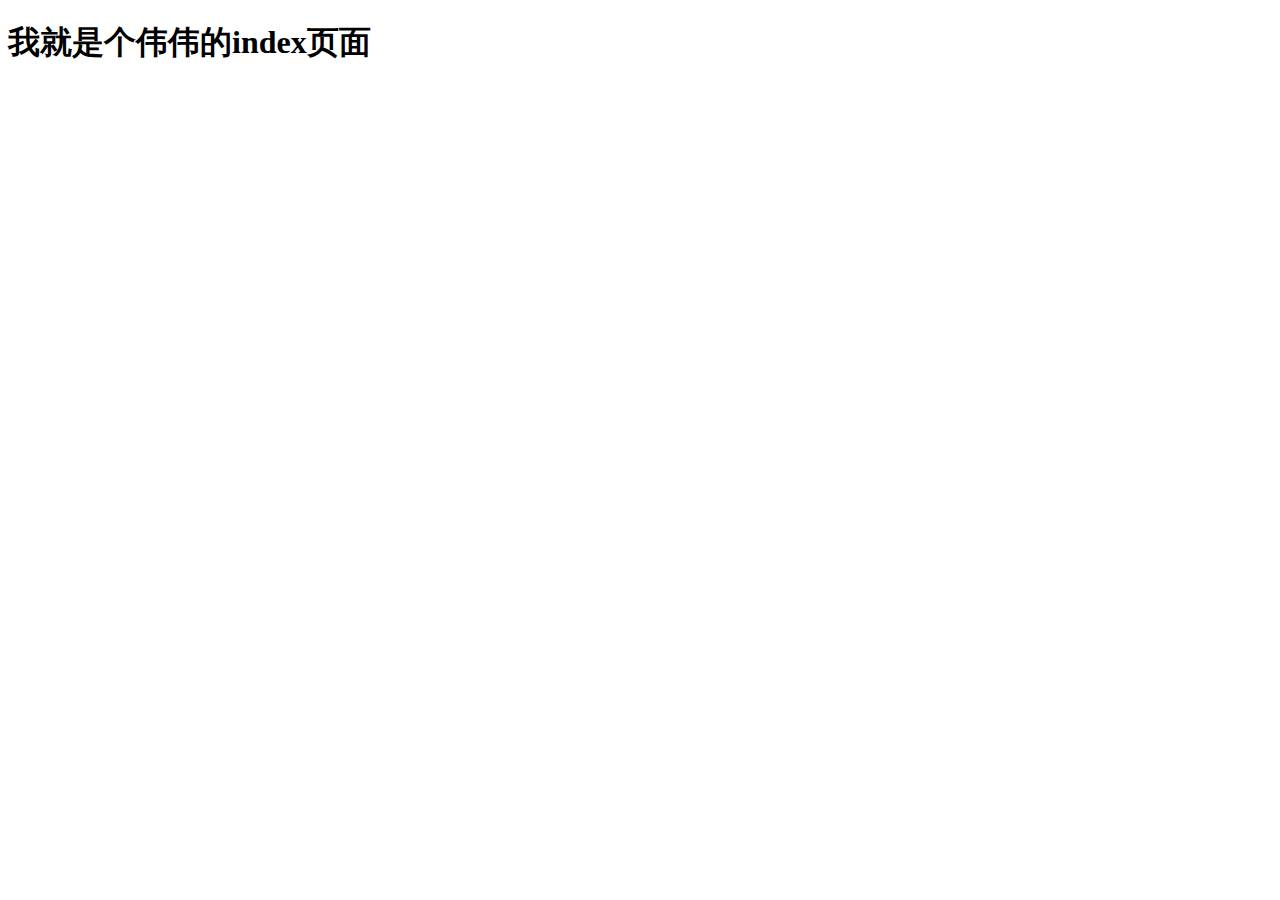
<file: home/index.html>
<!--
 * @Author: your name
 * @Date: 2021-01-03 21:25:27
 * @LastEditTime: 2021-01-03 21:25:50
 * @LastEditors: Please set LastEditors
 * @Description: In User Settings Edit
 * @FilePath: \bigEvent\home\index.html
-->
<!DOCTYPE html>
<html lang="en">

<head>
    <meta charset="UTF-8">
    <meta name="viewport" content="width=device-width, initial-scale=1.0">
    <title>伟伟的index页面</title>
</head>

<body>
    <h1>我就是个伟伟的index页面</h1>
</body>

</html>
</file>
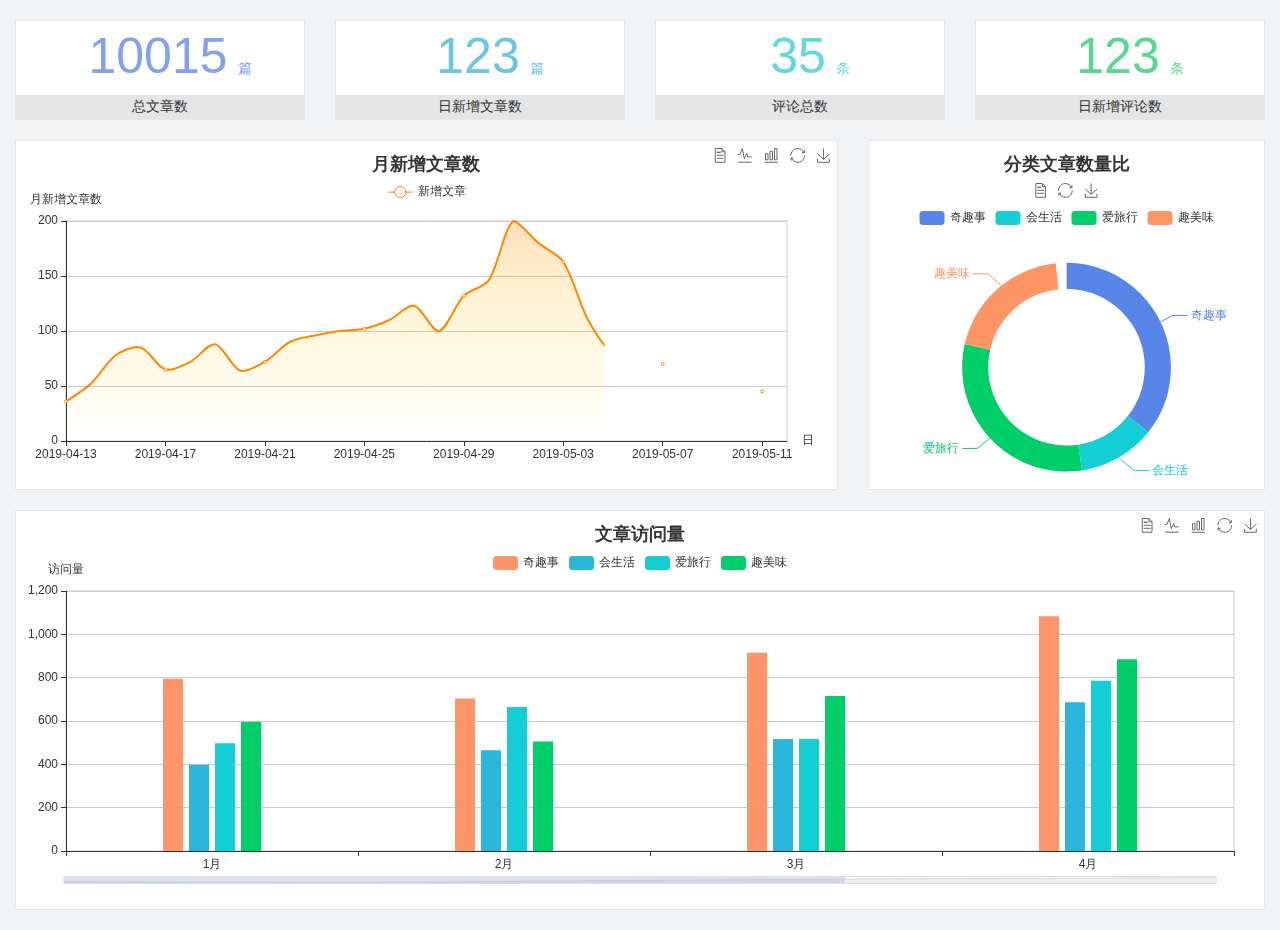
<file: home/dashboard.html>
<!DOCTYPE html>
<html lang="en">

<head>
  <meta charset="UTF-8">
  <meta name="viewport" content="width=device-width, initial-scale=1.0">
  <meta http-equiv="X-UA-Compatible" content="ie=edge">
  <title>图表统计</title>
  <link rel="stylesheet" href="../../assets/lib/bootstrap.css" />
  <link rel="stylesheet" href="../../assets/lib/main.css" />
  <script src="../../assets/lib/jquery.js"></script>
  <script type="text/javascript" src="../../assets/lib/echarts.min.js"></script>
</head>

<body>
  <div class="container-fluid">
    <div class="row spannel_list">
      <div class="col-sm-3 col-xs-6">
        <div class="spannel">
          <em>10015</em><span>篇</span>
          <b>总文章数</b>
        </div>
      </div>
      <div class="col-sm-3 col-xs-6">
        <div class="spannel scolor01">
          <em>123</em><span>篇</span>
          <b>日新增文章数</b>
        </div>
      </div>
      <div class="col-sm-3 col-xs-6">
        <div class="spannel scolor02">
          <em>35</em><span>条</span>
          <b>评论总数</b>
        </div>
      </div>
      <div class="col-sm-3 col-xs-6">
        <div class="spannel scolor03">
          <em>123</em><span>条</span>
          <b>日新增评论数</b>
        </div>
      </div>
    </div>
  </div>

  <div class="container-fluid">
    <div class="row curve-pie">
      <div class="col-lg-8 col-md-8">
        <div class="gragh_pannel" id="curve_show"></div>
      </div>
      <div class="col-lg-4 col-md-4">
        <div class="gragh_pannel" id="pie_show"></div>
      </div>
    </div>
  </div>

  <div class="container-fluid">
    <div class="column_pannel" id="column_show"></div>
  </div>

  <script>
    var oChart = echarts.init(document.getElementById('curve_show'));
    var aList_all = [
      { 'count': 36, 'date': '2019-04-13' },
      { 'count': 52, 'date': '2019-04-14' },
      { 'count': 78, 'date': '2019-04-15' },
      { 'count': 85, 'date': '2019-04-16' },
      { 'count': 65, 'date': '2019-04-17' },
      { 'count': 72, 'date': '2019-04-18' },
      { 'count': 88, 'date': '2019-04-19' },
      { 'count': 64, 'date': '2019-04-20' },
      { 'count': 72, 'date': '2019-04-21' },
      { 'count': 90, 'date': '2019-04-22' },
      { 'count': 96, 'date': '2019-04-23' },
      { 'count': 100, 'date': '2019-04-24' },
      { 'count': 102, 'date': '2019-04-25' },
      { 'count': 110, 'date': '2019-04-26' },
      { 'count': 123, 'date': '2019-04-27' },
      { 'count': 100, 'date': '2019-04-28' },
      { 'count': 132, 'date': '2019-04-29' },
      { 'count': 146, 'date': '2019-04-30' },
      { 'count': 200, 'date': '2019-05-01' },
      { 'count': 180, 'date': '2019-05-02' },
      { 'count': 163, 'date': '2019-05-03' },
      { 'count': 110, 'date': '2019-05-04' },
      { 'count': 80, 'date': '2019-05-05' },
      { 'count': 82, 'date': '2019-05-06' },
      { 'count': 70, 'date': '2019-05-07' },
      { 'count': 65, 'date': '2019-05-08' },
      { 'count': 54, 'date': '2019-05-09' },
      { 'count': 40, 'date': '2019-05-10' },
      { 'count': 45, 'date': '2019-05-11' },
      { 'count': 38, 'date': '2019-05-12' },
    ];

    let aCount = [];
    let aDate = [];

    for (var i = 0; i < aList_all.length; i++) {
      aCount.push(aList_all[i].count);
      aDate.push(aList_all[i].date);
    }

    var chartopt = {
      title: {
        text: '月新增文章数',
        left: 'center',
        top: '10'
      },
      tooltip: {
        trigger: 'axis'
      },
      legend: {
        data: ['新增文章'],
        top: '40'
      },
      toolbox: {
        show: true,
        feature: {
          mark: { show: true },
          dataView: { show: true, readOnly: false },
          magicType: { show: true, type: ['line', 'bar'] },
          restore: { show: true },
          saveAsImage: { show: true }
        }
      },
      calculable: true,
      xAxis: [
        {
          name: '日',
          type: 'category',
          boundaryGap: false,
          data: aDate
        }
      ],
      yAxis: [
        {
          name: '月新增文章数',
          type: 'value'
        }
      ],
      series: [
        {
          name: '新增文章',
          type: 'line',
          smooth: true,
          itemStyle: { normal: { areaStyle: { type: 'default' }, color: '#f80' }, lineStyle: { color: '#f80' } },
          data: aCount
        }],
      areaStyle: {
        normal: {
          color: new echarts.graphic.LinearGradient(0, 0, 0, 1, [{
            offset: 0,
            color: 'rgba(255,136,0,0.39)'
          }, {
            offset: .34,
            color: 'rgba(255,180,0,0.25)'
          }, {
            offset: 1,
            color: 'rgba(255,222,0,0.00)'
          }])

        }
      },
      grid: {
        show: true,
        x: 50,
        x2: 50,
        y: 80,
        height: 220
      }
    };

    oChart.setOption(chartopt);


    var oPie = echarts.init(document.getElementById('pie_show'));
    var oPieopt =
    {
      title: {
        top: 10,
        text: '分类文章数量比',
        x: 'center'
      },
      tooltip: {
        trigger: 'item',
        formatter: "{a} <br/>{b} : {c} ({d}%)"
      },
      color: ['#5885e8', '#13cfd5', '#00ce68', '#ff9565'],
      legend: {
        x: 'center',
        top: 65,
        data: ['奇趣事', '会生活', '爱旅行', '趣美味']
      },
      toolbox: {
        show: true,
        x: 'center',
        top: 35,
        feature: {
          mark: { show: true },
          dataView: { show: true, readOnly: false },
          magicType: {
            show: true,
            type: ['pie', 'funnel'],
            option: {
              funnel: {
                x: '25%',
                width: '50%',
                funnelAlign: 'left',
                max: 1548
              }
            }
          },
          restore: { show: true },
          saveAsImage: { show: true }
        }
      },
      calculable: true,
      series: [
        {
          name: '访问来源',
          type: 'pie',
          radius: ['45%', '60%'],
          center: ['50%', '65%'],
          data: [
            { value: 300, name: '奇趣事' },
            { value: 100, name: '会生活' },
            { value: 260, name: '爱旅行' },
            { value: 180, name: '趣美味' }
          ]
        }
      ]
    };
    oPie.setOption(oPieopt);



    var oColumn = this.echarts.init(document.getElementById('column_show'));
    var oColumnopt =
    {
      title: {
        text: '文章访问量',
        left: 'center',
        top: '10'
      },
      tooltip: {
        trigger: 'axis'
      },
      legend: {
        data: ['奇趣事', '会生活', '爱旅行', '趣美味'],
        top: '40'
      },
      toolbox: {
        show: true,
        feature: {
          mark: { show: true },
          dataView: { show: true, readOnly: false },
          magicType: { show: true, type: ['line', 'bar'] },
          restore: { show: true },
          saveAsImage: { show: true }
        }
      },
      calculable: true,
      xAxis: [
        {
          type: 'category',
          data: ['1月', '2月', '3月', '4月', '5月']
        }
      ],
      yAxis: [
        {
          name: '访问量',
          type: 'value'
        }
      ],
      series: [
        {
          name: '奇趣事',
          type: 'bar',
          barWidth: 20,
          itemStyle: {
            normal: { areaStyle: { type: 'default' }, color: '#fd956a' }
          },
          data: [800, 708, 920, 1090, 1200]
        },
        {
          name: '会生活',
          type: 'bar',
          barWidth: 20,
          itemStyle: {
            normal: { areaStyle: { type: 'default' }, color: '#2bb6db' }
          },
          data: [400, 468, 520, 690, 800]
        },
        {
          name: '爱旅行',
          type: 'bar',
          barWidth: 20,
          itemStyle: {
            normal: { areaStyle: { type: 'default' }, color: '#13cfd5' }
          },
          data: [500, 668, 520, 790, 900]
        },
        {
          name: '趣美味',
          type: 'bar',
          barWidth: 20,
          itemStyle: {
            normal: { areaStyle: { type: 'default' }, color: '#00ce68' }
          },
          data: [600, 508, 720, 890, 1000]
        }
      ],
      grid: {
        show: true,
        x: 50,
        x2: 30,
        y: 80,
        height: 260
      },
      dataZoom: [//给x轴设置滚动条
        {
          start: 0,//默认为0
          end: 100 - 1000 / 31,//默认为100
          type: 'slider',
          show: true,
          xAxisIndex: [0],
          handleSize: 0,//滑动条的 左右2个滑动条的大小
          height: 8,//组件高度
          left: 45, //左边的距离
          right: 50,//右边的距离
          bottom: 26,//右边的距离
          handleColor: '#ddd',//h滑动图标的颜色
          handleStyle: {
            borderColor: "#cacaca",
            borderWidth: "1",
            shadowBlur: 2,
            background: "#ddd",
            shadowColor: "#ddd",
          }
        }]
    };
    oColumn.setOption(oColumnopt);
  </script>
</body>

</html>
</file>
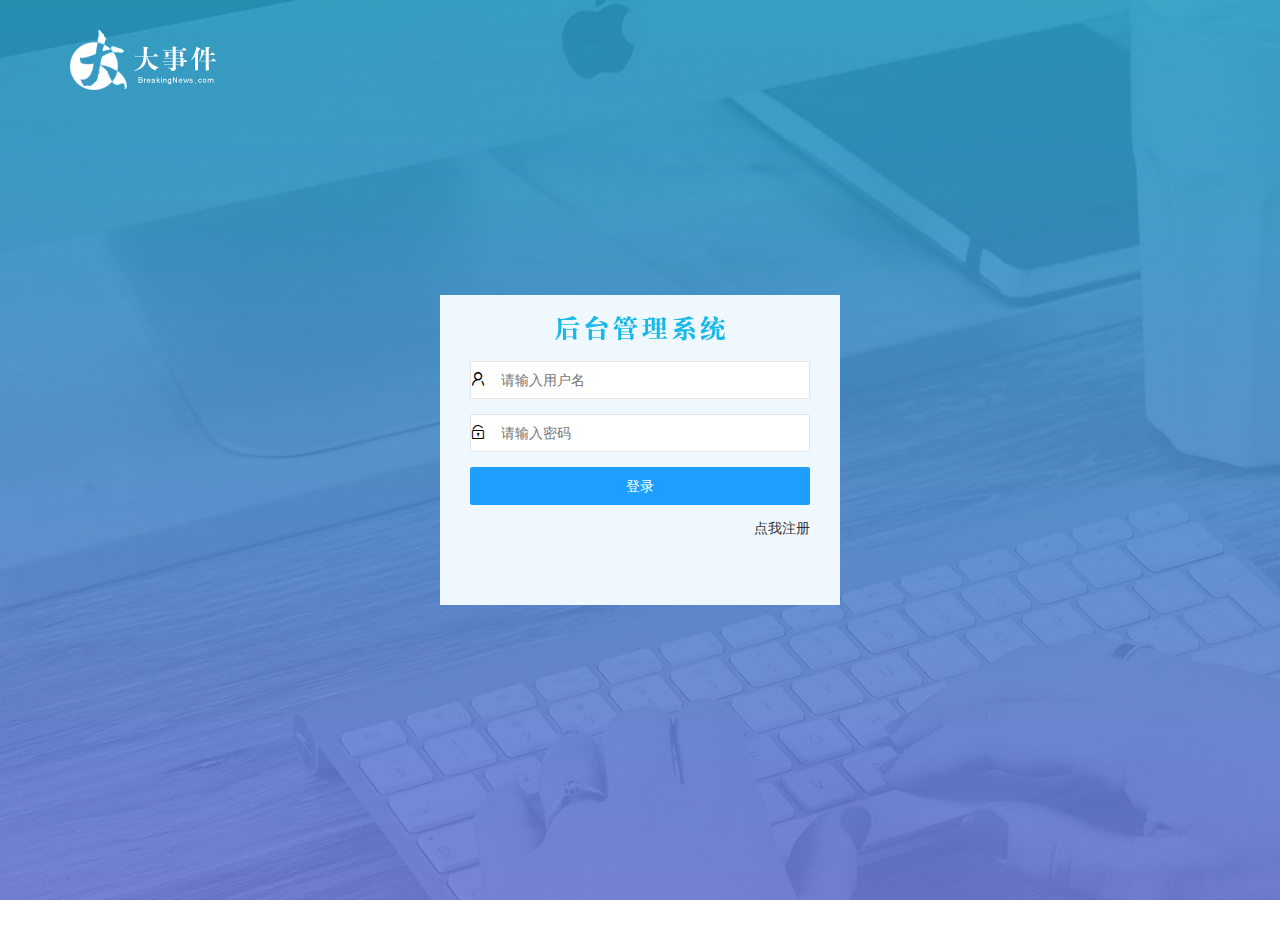
<file: home/login.html>
<!--
 * @Author: your name
 * @Date: 2021-01-03 15:42:32
 * @LastEditTime: 2021-01-03 21:20:10
 * @LastEditors: Please set LastEditors
 * @Description: In User Settings Edit
 * @FilePath: \bigEvent\home\login.html
-->
<!DOCTYPE html>
<html lang="en">

<head>
    <meta charset="UTF-8">
    <meta name="viewport" content="width=device-width, initial-scale=1.0">
    <title>伟伟的大事件登录页面</title>

    <link rel="stylesheet" href="/assets/lib/layui/css/layui.css">
    <link rel="stylesheet" href="/assets/css/login.css">
</head>

<body>
    <!-- logo -->
    <div class="layui-main logo">
        <img src="/assets/images/logo.png" alt="">
    </div>
    <!-- 登录的盒子 -->
    <div class="login">
        <!-- 登录入口的标题 -->
        <div class="title"></div>
        <form class="layui-form" id="loginForm" action="">
            <div class="layui-form-item">
                <i class="layui-icon layui-icon-username"></i>
                <input type="text" name="username" required lay-verify="required" placeholder="请输入用户名"
                    autocomplete="off" class="layui-input">
            </div>
            <div class="layui-form-item">
                <i class="layui-icon layui-icon-password"></i>
                <input type="password" name="password" required lay-verify="required|pass" placeholder="请输入密码"
                    autocomplete="off" class="layui-input">
            </div>
            <div class="layui-form-item">
                <button class="layui-btn layui-btn-normal layui-btn-fluid" lay-submit lay-filter="formDemo">登录</button>
            </div>
            <a href="javascript:;" id="goregi" class="fr">点我注册</a>

        </form>
        <form class="layui-form" id="registerForm" action="">
            <div class="layui-form-item">
                <i class="layui-icon layui-icon-username"></i>
                <input type="text" name="username" required lay-verify="required" placeholder="请输入用户名"
                    autocomplete="off" class="layui-input">
            </div>
            <div class="layui-form-item">
                <i class="layui-icon layui-icon-password"></i>
                <input type="password" name="password" required lay-verify="required|pass" placeholder="请输入密码"
                    autocomplete="off" class="layui-input">
            </div>
            <div class="layui-form-item">
                <i class="layui-icon layui-icon-password"></i>
                <input type="password" name="repassword" required lay-verify="required|pass|repwd" placeholder="请再次输入密码"
                    autocomplete="off" class="layui-input">
            </div>
            <div class="layui-form-item">
                <button class="layui-btn layui-btn-normal layui-btn-fluid" lay-submit lay-filter="formDemo">注册</button>
            </div>

            <a href="javascript:;" id="gologin" class="fr">点我登录</a>
    </div>

    </form>
    </div>
    <script src="/assets/lib/layui/layui.all.js"></script>
    <script src="/assets/lib/jquery.js"></script>
    <script src="/assets/js/login.js"></script>


</body>

</html>
</file>
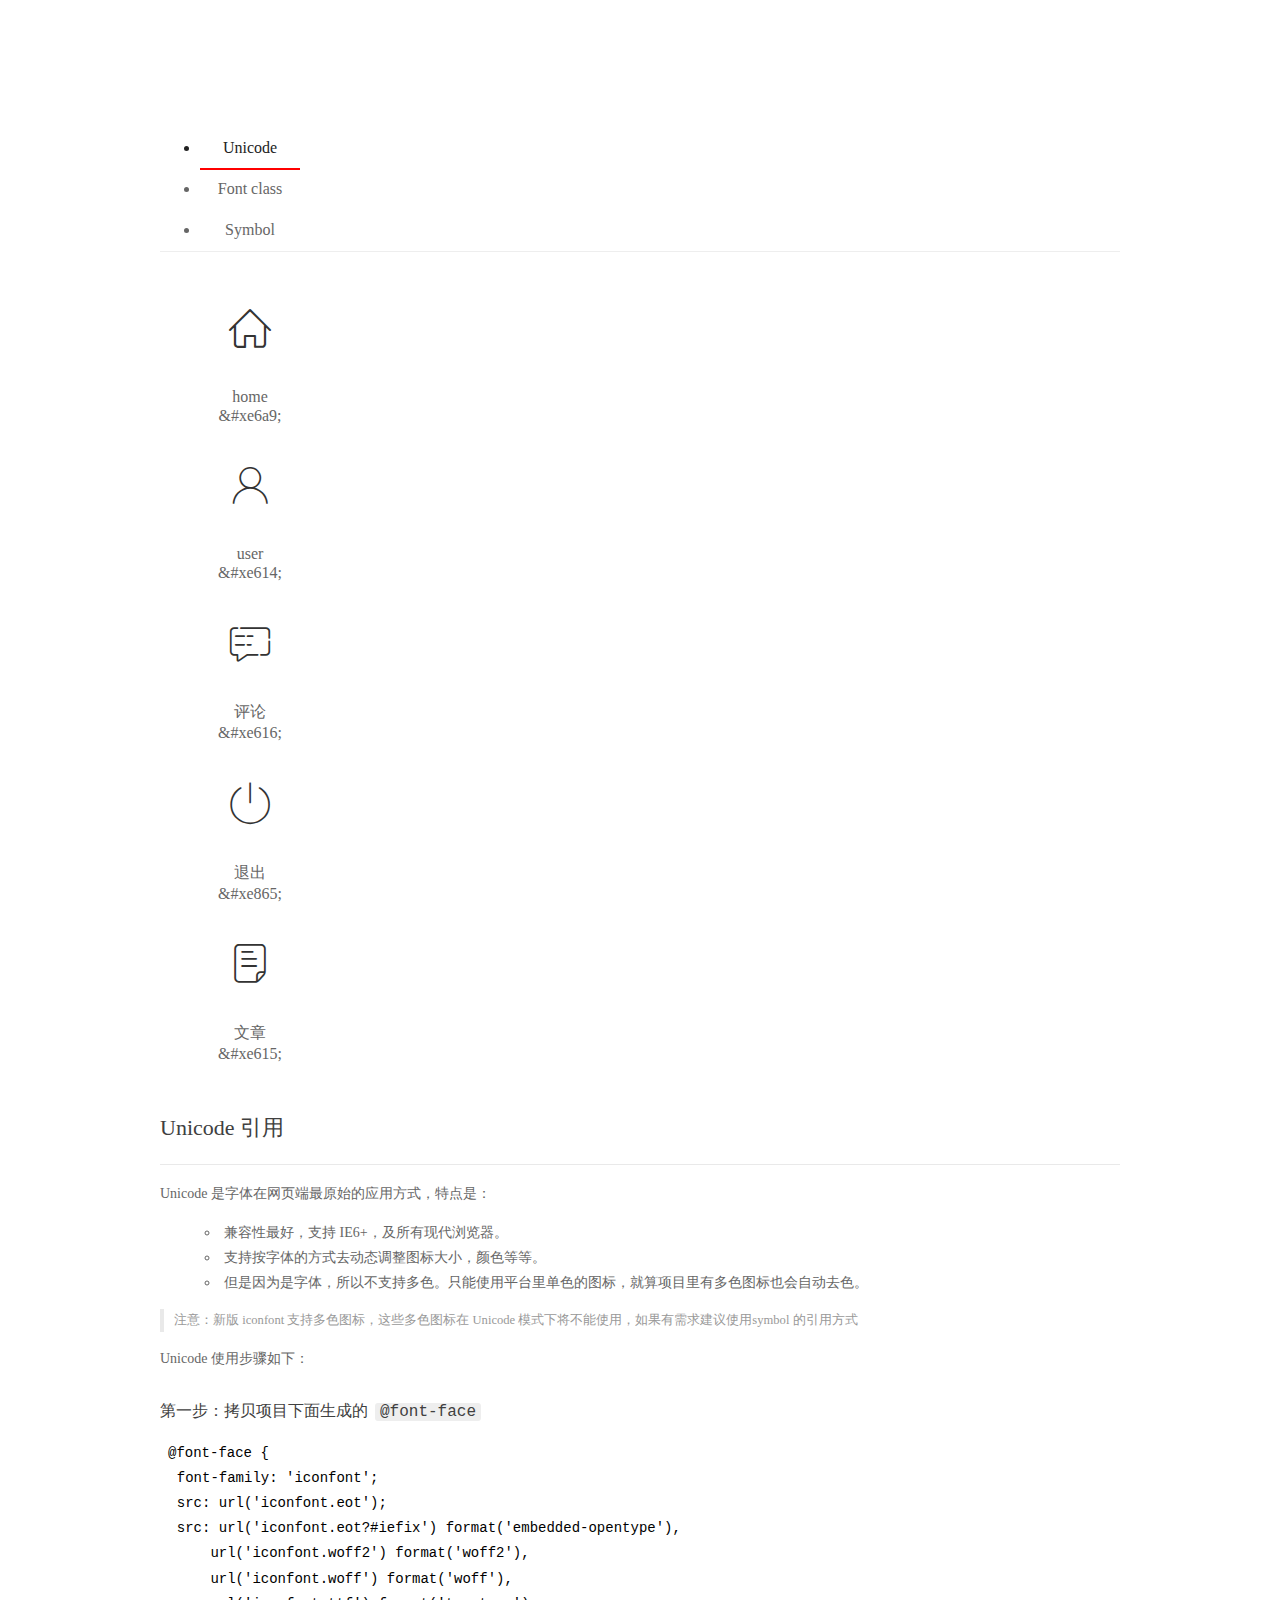
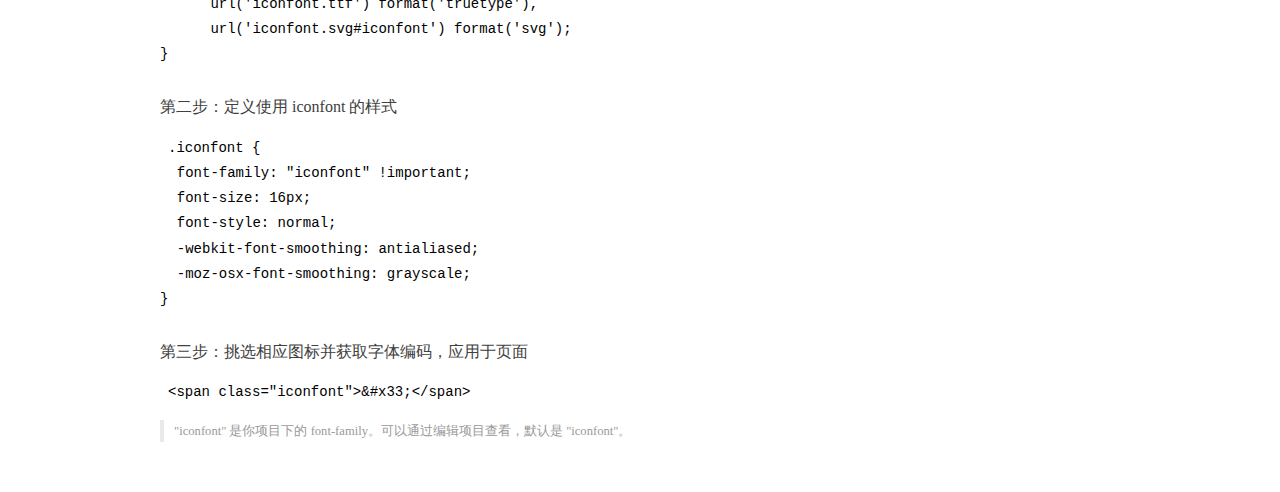
<file: assets/fonts/demo_index.html>
<!DOCTYPE html>
<html>
<head>
  <meta charset="utf-8"/>
  <title>IconFont Demo</title>
  <link rel="shortcut icon" href="https://gtms04.alicdn.com/tps/i4/TB1_oz6GVXXXXaFXpXXJDFnIXXX-64-64.ico" type="image/x-icon"/>
  <link rel="stylesheet" href="https://g.alicdn.com/thx/cube/1.3.2/cube.min.css">
  <link rel="stylesheet" href="demo.css">
  <link rel="stylesheet" href="iconfont.css">
  <script src="iconfont.js"></script>
  <!-- jQuery -->
  <script src="https://a1.alicdn.com/oss/uploads/2018/12/26/7bfddb60-08e8-11e9-9b04-53e73bb6408b.js"></script>
  <!-- 代码高亮 -->
  <script src="https://a1.alicdn.com/oss/uploads/2018/12/26/a3f714d0-08e6-11e9-8a15-ebf944d7534c.js"></script>
</head>
<body>
  <div class="main">
    <h1 class="logo"><a href="https://www.iconfont.cn/" title="iconfont 首页" target="_blank">&#xe86b;</a></h1>
    <div class="nav-tabs">
      <ul id="tabs" class="dib-box">
        <li class="dib active"><span>Unicode</span></li>
        <li class="dib"><span>Font class</span></li>
        <li class="dib"><span>Symbol</span></li>
      </ul>
      
    </div>
    <div class="tab-container">
      <div class="content unicode" style="display: block;">
          <ul class="icon_lists dib-box">
          
            <li class="dib">
              <span class="icon iconfont">&#xe6a9;</span>
                <div class="name">home</div>
                <div class="code-name">&amp;#xe6a9;</div>
              </li>
          
            <li class="dib">
              <span class="icon iconfont">&#xe614;</span>
                <div class="name">user</div>
                <div class="code-name">&amp;#xe614;</div>
              </li>
          
            <li class="dib">
              <span class="icon iconfont">&#xe616;</span>
                <div class="name">评论</div>
                <div class="code-name">&amp;#xe616;</div>
              </li>
          
            <li class="dib">
              <span class="icon iconfont">&#xe865;</span>
                <div class="name">退出</div>
                <div class="code-name">&amp;#xe865;</div>
              </li>
          
            <li class="dib">
              <span class="icon iconfont">&#xe615;</span>
                <div class="name">文章</div>
                <div class="code-name">&amp;#xe615;</div>
              </li>
          
          </ul>
          <div class="article markdown">
          <h2 id="unicode-">Unicode 引用</h2>
          <hr>

          <p>Unicode 是字体在网页端最原始的应用方式，特点是：</p>
          <ul>
            <li>兼容性最好，支持 IE6+，及所有现代浏览器。</li>
            <li>支持按字体的方式去动态调整图标大小，颜色等等。</li>
            <li>但是因为是字体，所以不支持多色。只能使用平台里单色的图标，就算项目里有多色图标也会自动去色。</li>
          </ul>
          <blockquote>
            <p>注意：新版 iconfont 支持多色图标，这些多色图标在 Unicode 模式下将不能使用，如果有需求建议使用symbol 的引用方式</p>
          </blockquote>
          <p>Unicode 使用步骤如下：</p>
          <h3 id="-font-face">第一步：拷贝项目下面生成的 <code>@font-face</code></h3>
<pre><code class="language-css"
>@font-face {
  font-family: 'iconfont';
  src: url('iconfont.eot');
  src: url('iconfont.eot?#iefix') format('embedded-opentype'),
      url('iconfont.woff2') format('woff2'),
      url('iconfont.woff') format('woff'),
      url('iconfont.ttf') format('truetype'),
      url('iconfont.svg#iconfont') format('svg');
}
</code></pre>
          <h3 id="-iconfont-">第二步：定义使用 iconfont 的样式</h3>
<pre><code class="language-css"
>.iconfont {
  font-family: "iconfont" !important;
  font-size: 16px;
  font-style: normal;
  -webkit-font-smoothing: antialiased;
  -moz-osx-font-smoothing: grayscale;
}
</code></pre>
          <h3 id="-">第三步：挑选相应图标并获取字体编码，应用于页面</h3>
<pre>
<code class="language-html"
>&lt;span class="iconfont"&gt;&amp;#x33;&lt;/span&gt;
</code></pre>
          <blockquote>
            <p>"iconfont" 是你项目下的 font-family。可以通过编辑项目查看，默认是 "iconfont"。</p>
          </blockquote>
          </div>
      </div>
      <div class="content font-class">
        <ul class="icon_lists dib-box">
          
          <li class="dib">
            <span class="icon iconfont icon-home"></span>
            <div class="name">
              home
            </div>
            <div class="code-name">.icon-home
            </div>
          </li>
          
          <li class="dib">
            <span class="icon iconfont icon-user"></span>
            <div class="name">
              user
            </div>
            <div class="code-name">.icon-user
            </div>
          </li>
          
          <li class="dib">
            <span class="icon iconfont icon-pinglun"></span>
            <div class="name">
              评论
            </div>
            <div class="code-name">.icon-pinglun
            </div>
          </li>
          
          <li class="dib">
            <span class="icon iconfont icon-tuichu"></span>
            <div class="name">
              退出
            </div>
            <div class="code-name">.icon-tuichu
            </div>
          </li>
          
          <li class="dib">
            <span class="icon iconfont icon-16"></span>
            <div class="name">
              文章
            </div>
            <div class="code-name">.icon-16
            </div>
          </li>
          
        </ul>
        <div class="article markdown">
        <h2 id="font-class-">font-class 引用</h2>
        <hr>

        <p>font-class 是 Unicode 使用方式的一种变种，主要是解决 Unicode 书写不直观，语意不明确的问题。</p>
        <p>与 Unicode 使用方式相比，具有如下特点：</p>
        <ul>
          <li>兼容性良好，支持 IE8+，及所有现代浏览器。</li>
          <li>相比于 Unicode 语意明确，书写更直观。可以很容易分辨这个 icon 是什么。</li>
          <li>因为使用 class 来定义图标，所以当要替换图标时，只需要修改 class 里面的 Unicode 引用。</li>
          <li>不过因为本质上还是使用的字体，所以多色图标还是不支持的。</li>
        </ul>
        <p>使用步骤如下：</p>
        <h3 id="-fontclass-">第一步：引入项目下面生成的 fontclass 代码：</h3>
<pre><code class="language-html">&lt;link rel="stylesheet" href="./iconfont.css"&gt;
</code></pre>
        <h3 id="-">第二步：挑选相应图标并获取类名，应用于页面：</h3>
<pre><code class="language-html">&lt;span class="iconfont icon-xxx"&gt;&lt;/span&gt;
</code></pre>
        <blockquote>
          <p>"
            iconfont" 是你项目下的 font-family。可以通过编辑项目查看，默认是 "iconfont"。</p>
        </blockquote>
      </div>
      </div>
      <div class="content symbol">
          <ul class="icon_lists dib-box">
          
            <li class="dib">
                <svg class="icon svg-icon" aria-hidden="true">
                  <use xlink:href="#icon-home"></use>
                </svg>
                <div class="name">home</div>
                <div class="code-name">#icon-home</div>
            </li>
          
            <li class="dib">
                <svg class="icon svg-icon" aria-hidden="true">
                  <use xlink:href="#icon-user"></use>
                </svg>
                <div class="name">user</div>
                <div class="code-name">#icon-user</div>
            </li>
          
            <li class="dib">
                <svg class="icon svg-icon" aria-hidden="true">
                  <use xlink:href="#icon-pinglun"></use>
                </svg>
                <div class="name">评论</div>
                <div class="code-name">#icon-pinglun</div>
            </li>
          
            <li class="dib">
                <svg class="icon svg-icon" aria-hidden="true">
                  <use xlink:href="#icon-tuichu"></use>
                </svg>
                <div class="name">退出</div>
                <div class="code-name">#icon-tuichu</div>
            </li>
          
            <li class="dib">
                <svg class="icon svg-icon" aria-hidden="true">
                  <use xlink:href="#icon-16"></use>
                </svg>
                <div class="name">文章</div>
                <div class="code-name">#icon-16</div>
            </li>
          
          </ul>
          <div class="article markdown">
          <h2 id="symbol-">Symbol 引用</h2>
          <hr>

          <p>这是一种全新的使用方式，应该说这才是未来的主流，也是平台目前推荐的用法。相关介绍可以参考这篇<a href="">文章</a>
            这种用法其实是做了一个 SVG 的集合，与另外两种相比具有如下特点：</p>
          <ul>
            <li>支持多色图标了，不再受单色限制。</li>
            <li>通过一些技巧，支持像字体那样，通过 <code>font-size</code>, <code>color</code> 来调整样式。</li>
            <li>兼容性较差，支持 IE9+，及现代浏览器。</li>
            <li>浏览器渲染 SVG 的性能一般，还不如 png。</li>
          </ul>
          <p>使用步骤如下：</p>
          <h3 id="-symbol-">第一步：引入项目下面生成的 symbol 代码：</h3>
<pre><code class="language-html">&lt;script src="./iconfont.js"&gt;&lt;/script&gt;
</code></pre>
          <h3 id="-css-">第二步：加入通用 CSS 代码（引入一次就行）：</h3>
<pre><code class="language-html">&lt;style&gt;
.icon {
  width: 1em;
  height: 1em;
  vertical-align: -0.15em;
  fill: currentColor;
  overflow: hidden;
}
&lt;/style&gt;
</code></pre>
          <h3 id="-">第三步：挑选相应图标并获取类名，应用于页面：</h3>
<pre><code class="language-html">&lt;svg class="icon" aria-hidden="true"&gt;
  &lt;use xlink:href="#icon-xxx"&gt;&lt;/use&gt;
&lt;/svg&gt;
</code></pre>
          </div>
      </div>

    </div>
  </div>
  <script>
  $(document).ready(function () {
      $('.tab-container .content:first').show()

      $('#tabs li').click(function (e) {
        var tabContent = $('.tab-container .content')
        var index = $(this).index()

        if ($(this).hasClass('active')) {
          return
        } else {
          $('#tabs li').removeClass('active')
          $(this).addClass('active')

          tabContent.hide().eq(index).fadeIn()
        }
      })
    })
  </script>
</body>
</html>
</file>
<file: assets/lib/main.css>
body{
    font-family:'MicroSoft YaHei';
    background-color: #f2f3f5;
}
.main_wrap{
    position:fixed;
    width:100%;
    height:100%;
    left:0px;
    top:0px;
    background:url('../images/login_bg.jpg'); 
    background-size:100% 100%; 
  }
.header{
    width:1200px;
    overflow: hidden;
    margin:20px auto 0;
}
.heade .logo{
    float: left;
}
.header .copyright{
    float:right;
    font-size:12px;
    color:#fff;
    text-align:right;
    line-height:20px;
    margin-top:10px;
}
.login_form_con{
    position:absolute;
    left:50%;
    top:50%;
    margin-left:-200px;
    margin-top:-155px;
    width:400px;
    height:310px;
    background-color: #edeff0;
}

.login_form{
    position: relative;
}

.login_form .icon-user{
    position:absolute;
    font-size:16px;
    color:#999;
    left:46px;
    top:12px;
}
.login_form .icon-key{
    position:absolute;
    font-size:18px;
    color:#999;
    left:46px;
    top:78px;
}
.login_title{
    height:60px;
    background:url('../images/login_title.png') center center no-repeat #fff;
}
.input_txt,.input_pass,.input_sub{
    display:block;
    width:334px;
    height:37px;
    padding:0px;
    text-indent:40px;
    border:1px solid #ddd;
    margin:27px auto 0;
    outline:none;
}
.input_sub{
    margin-top:40px;
    height:42px;
    background-color: #19b9e7;
    text-indent:0px;
    font-size:18px;
    color:#fff;
    cursor: pointer;
}
.input_sub:hover{
    background-color: #08a0cc;
}

.sider{
    position:fixed;
    left:0;
    top:0;
    bottom:0;
    width:210px;
    background-color: #323745;
}
.sider .logo{
    display:block;
    height:56px;
    background-color: #242732;
    overflow: hidden;
}
.sider .logo img{
    display:block;
    margin:6px auto 0;
}
.user_info{
    height:79px;
    border-bottom:1px solid #5a5e6b;
}

.user_info img{
    float: left;
    width:40px;
    height:40px;
    border-radius:20px;
    margin:19px 0 0 30px;
}
.user_info span{
    float: left;
    width:120px;
    font-size:12px;
    color:#fff;
    margin:23px 0 0 20px;
}
.user_info b{
    float: left;
    width: 120px;
    font-weight:normal;
    font-size:12px;
    color:#adafb5;
    margin:2px 0 0 20px;
}

.menu .level01{
    height:50px;
    line-height:50px;
}
.menu .level01 a{
    display:block;
    height:50px;
    font-size:12px;
    color:#adafb5;
    overflow: hidden;
}
.menu .level01.active a{
    background-color: #1378f0;
    color:#fff;
}
.menu .level01.active i{
    color:#fff;
}

.menu .level01 a:hover{
    background-color: #1378f0;
    color:#fff;
}
.menu .level01 a:hover i{
    color:#fff;
}
.menu .level01 i{
    color:#61646f;
    font-size:22px;
    float: left;
    margin-left:26px;
}
.menu .level01 span{
    float: left;
    margin-left:10px;
}
.menu .level01 b{
    float: right;
    margin-right:20px;
    font-weight:normal;
    transform:rotate(90deg);
    transition:all 500ms ease;
}

.menu .level01 .rotate0{
    transform:rotate(0deg);
}

.menu .level02{
    background: #242732;
    display:none;
}


.menu .level02 li{
    height:40px;
    line-height:40px;
}
.menu .level02 li a{
    display:block;
    height:40px;
    font-size:12px;
    color:#adafb5;
    overflow: hidden;
}

.menu .level02 li a:hover{
    background-color: #1378f0;
    color:#fff;
}

.menu .level02 li i{
    font-size:12px;
    float: left;
    margin-left:60px;
}
.menu .level02 li span{
    font-size:12px;
    float: left;
    margin-left:5px;
}

.menu .level02 .active a{
    color:#ffae00;
}

.header_bar{
    position:fixed;
    left:210px;
    right:0;
    top:0;
    height:56px;
    background-color: #fff;
}

.main{
    position:fixed;
    left:210px;
    top:56px;
    right:0;
    bottom:0;
    background-color: #f2f3f5;
}

.search_form{
    width:218px;
    height:33px;
    border:1px solid #ddd;
    background-color: #f2f3f5;
    border-radius:16px;
    float: left;
    margin:12px 0 0 27px;
}

.search_form input{
    padding:0px;
    margin:0px;
    border:0px;
    float: left;
    background-color: #f2f3f5;
    font-size:12px;
    width:175px;
    height:31px;
    margin-left:12px;
    outline:none;
   
}

.search_form .icon-search{
    line-height:33px;
    cursor: pointer;
    font-size:18px;
    color:#abaebb;
}
.user_center_link{
    float:right;

}
.user_center_link a{
    line-height:56px;
    font-size:12px;
    color:#999;
    margin-right:15px;
}
.user_center_link a:hover{
    color:#ffae00
}

.user_center_link img{
    width:42px;
    height:42px;
    border-radius:32px;
    margin-right:10px;
}

.spannel_list{
    margin-top:20px;
}

.spannel{
	height:100px;
	overflow:hidden;
	text-align:center;
    position:relative;
    background-color: #fff;
    border:1px solid #e7e7e9;
    margin-bottom:20px;
}

.spannel em{
    font-style:normal;
	font-size:50px;
	line-height:50px;
	display:inline-block;
	margin:10px 0 0 20px;
	font-family:'Arial';
	color:#83a2ed;
}

.spannel span{
	font-size:14px;
	display:inline-block;
	color:#83a2ed;
	margin-left:10px;
}

.spannel b{
	position:absolute;
	left:0;
	bottom:0;
	width:100%;
	line-height:24px;
	background:#e5e5e5;
	color:#333;
	font-size:14px;
	font-weight:normal;
}

.scolor01 em,.scolor01 span{
	color:#6ac6e2;
}

.scolor02 em,.scolor02 span{
	color:#5fd9de;
}

.scolor03 em,.scolor03 span{
	color:#58d88e;
}


.gragh_pannel{
    height:350px;
    border:1px solid #e7e7e9;
    background-color: #fff!important; 
    margin-bottom:20px;  
}

.column_pannel{
    margin-bottom:20px;
    height:400px;
    border:1px solid #e7e7e9;
    background-color: #fff!important;   
}

.common_title{
    line-height:42px;
    background-color: #fbfbfb;
    border:1px solid #e7e7e9;
    margin-top:20px;
    text-indent: 15px;
    font-size:14px;
    color:#333;
}

.common_con{
    border:1px solid #e7e7e9;
    border-top:0px;
    background-color: #fff;
    padding-bottom:20px;
    margin-bottom:20px;
}
.opt_btns{
    margin-top:20px;
}

.mp20{
    margin-top:20px;
}

.pagination{   
   margin:0;
}

.article_form{
    margin-top:20px;
}

.form-group{
    margin-bottom:25px;
}

.form-group label{
    font-weight:normal;
    color:#666;
}

.icon-icondate{
    line-height:16px;
}

.user_pic{
    width:100px;
    height:100px;
    margin-bottom:10px;
}

.article_cover{
    width:200px;
    height:200px;
    margin-bottom:10px;
}
</file>
<file: assets/lib/layui/css/layui.css>
/** layui-v2.5.6 MIT License By https://www.layui.com */
 .layui-inline,img{display:inline-block;vertical-align:middle}h1,h2,h3,h4,h5,h6{font-weight:400}.layui-edge,.layui-header,.layui-inline,.layui-main{position:relative}.layui-body,.layui-edge,.layui-elip{overflow:hidden}.layui-btn,.layui-edge,.layui-inline,img{vertical-align:middle}.layui-btn,.layui-disabled,.layui-icon,.layui-unselect{-moz-user-select:none;-webkit-user-select:none;-ms-user-select:none}.layui-elip,.layui-form-checkbox span,.layui-form-pane .layui-form-label{text-overflow:ellipsis;white-space:nowrap}.layui-breadcrumb,.layui-tree-btnGroup{visibility:hidden}blockquote,body,button,dd,div,dl,dt,form,h1,h2,h3,h4,h5,h6,input,li,ol,p,pre,td,textarea,th,ul{margin:0;padding:0;-webkit-tap-highlight-color:rgba(0,0,0,0)}a:active,a:hover{outline:0}img{border:none}li{list-style:none}table{border-collapse:collapse;border-spacing:0}h4,h5,h6{font-size:100%}button,input,optgroup,option,select,textarea{font-family:inherit;font-size:inherit;font-style:inherit;font-weight:inherit;outline:0}pre{white-space:pre-wrap;white-space:-moz-pre-wrap;white-space:-pre-wrap;white-space:-o-pre-wrap;word-wrap:break-word}body{line-height:24px;font:14px Helvetica Neue,Helvetica,PingFang SC,Tahoma,Arial,sans-serif}hr{height:1px;margin:10px 0;border:0;clear:both}a{color:#333;text-decoration:none}a:hover{color:#777}a cite{font-style:normal;*cursor:pointer}.layui-border-box,.layui-border-box *{box-sizing:border-box}.layui-box,.layui-box *{box-sizing:content-box}.layui-clear{clear:both;*zoom:1}.layui-clear:after{content:'\20';clear:both;*zoom:1;display:block;height:0}.layui-inline{*display:inline;*zoom:1}.layui-edge{display:inline-block;width:0;height:0;border-width:6px;border-style:dashed;border-color:transparent}.layui-edge-top{top:-4px;border-bottom-color:#999;border-bottom-style:solid}.layui-edge-right{border-left-color:#999;border-left-style:solid}.layui-edge-bottom{top:2px;border-top-color:#999;border-top-style:solid}.layui-edge-left{border-right-color:#999;border-right-style:solid}.layui-disabled,.layui-disabled:hover{color:#d2d2d2!important;cursor:not-allowed!important}.layui-circle{border-radius:100%}.layui-show{display:block!important}.layui-hide{display:none!important}@font-face{font-family:layui-icon;src:url(../font/iconfont.eot?v=256);src:url(../font/iconfont.eot?v=256#iefix) format('embedded-opentype'),url(../font/iconfont.woff2?v=256) format('woff2'),url(../font/iconfont.woff?v=256) format('woff'),url(../font/iconfont.ttf?v=256) format('truetype'),url(../font/iconfont.svg?v=256#layui-icon) format('svg')}.layui-icon{font-family:layui-icon!important;font-size:16px;font-style:normal;-webkit-font-smoothing:antialiased;-moz-osx-font-smoothing:grayscale}.layui-icon-reply-fill:before{content:"\e611"}.layui-icon-set-fill:before{content:"\e614"}.layui-icon-menu-fill:before{content:"\e60f"}.layui-icon-search:before{content:"\e615"}.layui-icon-share:before{content:"\e641"}.layui-icon-set-sm:before{content:"\e620"}.layui-icon-engine:before{content:"\e628"}.layui-icon-close:before{content:"\1006"}.layui-icon-close-fill:before{content:"\1007"}.layui-icon-chart-screen:before{content:"\e629"}.layui-icon-star:before{content:"\e600"}.layui-icon-circle-dot:before{content:"\e617"}.layui-icon-chat:before{content:"\e606"}.layui-icon-release:before{content:"\e609"}.layui-icon-list:before{content:"\e60a"}.layui-icon-chart:before{content:"\e62c"}.layui-icon-ok-circle:before{content:"\1005"}.layui-icon-layim-theme:before{content:"\e61b"}.layui-icon-table:before{content:"\e62d"}.layui-icon-right:before{content:"\e602"}.layui-icon-left:before{content:"\e603"}.layui-icon-cart-simple:before{content:"\e698"}.layui-icon-face-cry:before{content:"\e69c"}.layui-icon-face-smile:before{content:"\e6af"}.layui-icon-survey:before{content:"\e6b2"}.layui-icon-tree:before{content:"\e62e"}.layui-icon-ie:before{content:"\e7bb"}.layui-icon-upload-circle:before{content:"\e62f"}.layui-icon-add-circle:before{content:"\e61f"}.layui-icon-download-circle:before{content:"\e601"}.layui-icon-templeate-1:before{content:"\e630"}.layui-icon-util:before{content:"\e631"}.layui-icon-face-surprised:before{content:"\e664"}.layui-icon-edit:before{content:"\e642"}.layui-icon-speaker:before{content:"\e645"}.layui-icon-down:before{content:"\e61a"}.layui-icon-file:before{content:"\e621"}.layui-icon-layouts:before{content:"\e632"}.layui-icon-rate-half:before{content:"\e6c9"}.layui-icon-add-circle-fine:before{content:"\e608"}.layui-icon-prev-circle:before{content:"\e633"}.layui-icon-read:before{content:"\e705"}.layui-icon-404:before{content:"\e61c"}.layui-icon-carousel:before{content:"\e634"}.layui-icon-help:before{content:"\e607"}.layui-icon-code-circle:before{content:"\e635"}.layui-icon-windows:before{content:"\e67f"}.layui-icon-water:before{content:"\e636"}.layui-icon-username:before{content:"\e66f"}.layui-icon-find-fill:before{content:"\e670"}.layui-icon-about:before{content:"\e60b"}.layui-icon-location:before{content:"\e715"}.layui-icon-up:before{content:"\e619"}.layui-icon-pause:before{content:"\e651"}.layui-icon-date:before{content:"\e637"}.layui-icon-layim-uploadfile:before{content:"\e61d"}.layui-icon-delete:before{content:"\e640"}.layui-icon-play:before{content:"\e652"}.layui-icon-top:before{content:"\e604"}.layui-icon-firefox:before{content:"\e686"}.layui-icon-friends:before{content:"\e612"}.layui-icon-refresh-3:before{content:"\e9aa"}.layui-icon-ok:before{content:"\e605"}.layui-icon-layer:before{content:"\e638"}.layui-icon-face-smile-fine:before{content:"\e60c"}.layui-icon-dollar:before{content:"\e659"}.layui-icon-group:before{content:"\e613"}.layui-icon-layim-download:before{content:"\e61e"}.layui-icon-picture-fine:before{content:"\e60d"}.layui-icon-link:before{content:"\e64c"}.layui-icon-diamond:before{content:"\e735"}.layui-icon-log:before{content:"\e60e"}.layui-icon-key:before{content:"\e683"}.layui-icon-rate-solid:before{content:"\e67a"}.layui-icon-fonts-del:before{content:"\e64f"}.layui-icon-unlink:before{content:"\e64d"}.layui-icon-fonts-clear:before{content:"\e639"}.layui-icon-triangle-r:before{content:"\e623"}.layui-icon-circle:before{content:"\e63f"}.layui-icon-radio:before{content:"\e643"}.layui-icon-align-center:before{content:"\e647"}.layui-icon-align-right:before{content:"\e648"}.layui-icon-align-left:before{content:"\e649"}.layui-icon-loading-1:before{content:"\e63e"}.layui-icon-return:before{content:"\e65c"}.layui-icon-fonts-strong:before{content:"\e62b"}.layui-icon-upload:before{content:"\e67c"}.layui-icon-dialogue:before{content:"\e63a"}.layui-icon-video:before{content:"\e6ed"}.layui-icon-headset:before{content:"\e6fc"}.layui-icon-cellphone-fine:before{content:"\e63b"}.layui-icon-add-1:before{content:"\e654"}.layui-icon-face-smile-b:before{content:"\e650"}.layui-icon-fonts-html:before{content:"\e64b"}.layui-icon-screen-full:before{content:"\e622"}.layui-icon-form:before{content:"\e63c"}.layui-icon-cart:before{content:"\e657"}.layui-icon-camera-fill:before{content:"\e65d"}.layui-icon-tabs:before{content:"\e62a"}.layui-icon-heart-fill:before{content:"\e68f"}.layui-icon-fonts-code:before{content:"\e64e"}.layui-icon-ios:before{content:"\e680"}.layui-icon-at:before{content:"\e687"}.layui-icon-fire:before{content:"\e756"}.layui-icon-set:before{content:"\e716"}.layui-icon-fonts-u:before{content:"\e646"}.layui-icon-triangle-d:before{content:"\e625"}.layui-icon-tips:before{content:"\e702"}.layui-icon-picture:before{content:"\e64a"}.layui-icon-more-vertical:before{content:"\e671"}.layui-icon-bluetooth:before{content:"\e689"}.layui-icon-flag:before{content:"\e66c"}.layui-icon-loading:before{content:"\e63d"}.layui-icon-fonts-i:before{content:"\e644"}.layui-icon-refresh-1:before{content:"\e666"}.layui-icon-rmb:before{content:"\e65e"}.layui-icon-addition:before{content:"\e624"}.layui-icon-home:before{content:"\e68e"}.layui-icon-time:before{content:"\e68d"}.layui-icon-user:before{content:"\e770"}.layui-icon-notice:before{content:"\e667"}.layui-icon-chrome:before{content:"\e68a"}.layui-icon-edge:before{content:"\e68b"}.layui-icon-login-weibo:before{content:"\e675"}.layui-icon-voice:before{content:"\e688"}.layui-icon-upload-drag:before{content:"\e681"}.layui-icon-login-qq:before{content:"\e676"}.layui-icon-snowflake:before{content:"\e6b1"}.layui-icon-heart:before{content:"\e68c"}.layui-icon-logout:before{content:"\e682"}.layui-icon-file-b:before{content:"\e655"}.layui-icon-template:before{content:"\e663"}.layui-icon-transfer:before{content:"\e691"}.layui-icon-auz:before{content:"\e672"}.layui-icon-console:before{content:"\e665"}.layui-icon-app:before{content:"\e653"}.layui-icon-prev:before{content:"\e65a"}.layui-icon-website:before{content:"\e7ae"}.layui-icon-next:before{content:"\e65b"}.layui-icon-component:before{content:"\e857"}.layui-icon-android:before{content:"\e684"}.layui-icon-more:before{content:"\e65f"}.layui-icon-login-wechat:before{content:"\e677"}.layui-icon-shrink-right:before{content:"\e668"}.layui-icon-spread-left:before{content:"\e66b"}.layui-icon-camera:before{content:"\e660"}.layui-icon-note:before{content:"\e66e"}.layui-icon-refresh:before{content:"\e669"}.layui-icon-female:before{content:"\e661"}.layui-icon-male:before{content:"\e662"}.layui-icon-screen-restore:before{content:"\e758"}.layui-icon-password:before{content:"\e673"}.layui-icon-senior:before{content:"\e674"}.layui-icon-theme:before{content:"\e66a"}.layui-icon-tread:before{content:"\e6c5"}.layui-icon-praise:before{content:"\e6c6"}.layui-icon-star-fill:before{content:"\e658"}.layui-icon-rate:before{content:"\e67b"}.layui-icon-template-1:before{content:"\e656"}.layui-icon-vercode:before{content:"\e679"}.layui-icon-service:before{content:"\e626"}.layui-icon-cellphone:before{content:"\e678"}.layui-icon-print:before{content:"\e66d"}.layui-icon-cols:before{content:"\e610"}.layui-icon-wifi:before{content:"\e7e0"}.layui-icon-export:before{content:"\e67d"}.layui-icon-rss:before{content:"\e808"}.layui-icon-slider:before{content:"\e714"}.layui-icon-email:before{content:"\e618"}.layui-icon-subtraction:before{content:"\e67e"}.layui-icon-mike:before{content:"\e6dc"}.layui-icon-light:before{content:"\e748"}.layui-icon-gift:before{content:"\e627"}.layui-icon-mute:before{content:"\e685"}.layui-icon-reduce-circle:before{content:"\e616"}.layui-icon-music:before{content:"\e690"}.layui-main{width:1140px;margin:0 auto}.layui-header{z-index:1000;height:60px}.layui-header a:hover{transition:all .5s;-webkit-transition:all .5s}.layui-side{position:fixed;left:0;top:0;bottom:0;z-index:999;width:200px;overflow-x:hidden}.layui-side-scroll{position:relative;width:220px;height:100%;overflow-x:hidden}.layui-body{position:absolute;left:200px;right:0;top:0;bottom:0;z-index:998;width:auto;overflow-y:auto;box-sizing:border-box}.layui-layout-body{overflow:hidden}.layui-layout-admin .layui-header{background-color:#23262E}.layui-layout-admin .layui-side{top:60px;width:200px;overflow-x:hidden}.layui-layout-admin .layui-body{position:fixed;top:60px;bottom:44px}.layui-layout-admin .layui-main{width:auto;margin:0 15px}.layui-layout-admin .layui-footer{position:fixed;left:200px;right:0;bottom:0;height:44px;line-height:44px;padding:0 15px;background-color:#eee}.layui-layout-admin .layui-logo{position:absolute;left:0;top:0;width:200px;height:100%;line-height:60px;text-align:center;color:#009688;font-size:16px}.layui-layout-admin .layui-header .layui-nav{background:0 0}.layui-layout-left{position:absolute!important;left:200px;top:0}.layui-layout-right{position:absolute!important;right:0;top:0}.layui-container{position:relative;margin:0 auto;padding:0 15px;box-sizing:border-box}.layui-fluid{position:relative;margin:0 auto;padding:0 15px}.layui-row:after,.layui-row:before{content:'';display:block;clear:both}.layui-col-lg1,.layui-col-lg10,.layui-col-lg11,.layui-col-lg12,.layui-col-lg2,.layui-col-lg3,.layui-col-lg4,.layui-col-lg5,.layui-col-lg6,.layui-col-lg7,.layui-col-lg8,.layui-col-lg9,.layui-col-md1,.layui-col-md10,.layui-col-md11,.layui-col-md12,.layui-col-md2,.layui-col-md3,.layui-col-md4,.layui-col-md5,.layui-col-md6,.layui-col-md7,.layui-col-md8,.layui-col-md9,.layui-col-sm1,.layui-col-sm10,.layui-col-sm11,.layui-col-sm12,.layui-col-sm2,.layui-col-sm3,.layui-col-sm4,.layui-col-sm5,.layui-col-sm6,.layui-col-sm7,.layui-col-sm8,.layui-col-sm9,.layui-col-xs1,.layui-col-xs10,.layui-col-xs11,.layui-col-xs12,.layui-col-xs2,.layui-col-xs3,.layui-col-xs4,.layui-col-xs5,.layui-col-xs6,.layui-col-xs7,.layui-col-xs8,.layui-col-xs9{position:relative;display:block;box-sizing:border-box}.layui-col-xs1,.layui-col-xs10,.layui-col-xs11,.layui-col-xs12,.layui-col-xs2,.layui-col-xs3,.layui-col-xs4,.layui-col-xs5,.layui-col-xs6,.layui-col-xs7,.layui-col-xs8,.layui-col-xs9{float:left}.layui-col-xs1{width:8.33333333%}.layui-col-xs2{width:16.66666667%}.layui-col-xs3{width:25%}.layui-col-xs4{width:33.33333333%}.layui-col-xs5{width:41.66666667%}.layui-col-xs6{width:50%}.layui-col-xs7{width:58.33333333%}.layui-col-xs8{width:66.66666667%}.layui-col-xs9{width:75%}.layui-col-xs10{width:83.33333333%}.layui-col-xs11{width:91.66666667%}.layui-col-xs12{width:100%}.layui-col-xs-offset1{margin-left:8.33333333%}.layui-col-xs-offset2{margin-left:16.66666667%}.layui-col-xs-offset3{margin-left:25%}.layui-col-xs-offset4{margin-left:33.33333333%}.layui-col-xs-offset5{margin-left:41.66666667%}.layui-col-xs-offset6{margin-left:50%}.layui-col-xs-offset7{margin-left:58.33333333%}.layui-col-xs-offset8{margin-left:66.66666667%}.layui-col-xs-offset9{margin-left:75%}.layui-col-xs-offset10{margin-left:83.33333333%}.layui-col-xs-offset11{margin-left:91.66666667%}.layui-col-xs-offset12{margin-left:100%}@media screen and (max-width:768px){.layui-hide-xs{display:none!important}.layui-show-xs-block{display:block!important}.layui-show-xs-inline{display:inline!important}.layui-show-xs-inline-block{display:inline-block!important}}@media screen and (min-width:768px){.layui-container{width:750px}.layui-hide-sm{display:none!important}.layui-show-sm-block{display:block!important}.layui-show-sm-inline{display:inline!important}.layui-show-sm-inline-block{display:inline-block!important}.layui-col-sm1,.layui-col-sm10,.layui-col-sm11,.layui-col-sm12,.layui-col-sm2,.layui-col-sm3,.layui-col-sm4,.layui-col-sm5,.layui-col-sm6,.layui-col-sm7,.layui-col-sm8,.layui-col-sm9{float:left}.layui-col-sm1{width:8.33333333%}.layui-col-sm2{width:16.66666667%}.layui-col-sm3{width:25%}.layui-col-sm4{width:33.33333333%}.layui-col-sm5{width:41.66666667%}.layui-col-sm6{width:50%}.layui-col-sm7{width:58.33333333%}.layui-col-sm8{width:66.66666667%}.layui-col-sm9{width:75%}.layui-col-sm10{width:83.33333333%}.layui-col-sm11{width:91.66666667%}.layui-col-sm12{width:100%}.layui-col-sm-offset1{margin-left:8.33333333%}.layui-col-sm-offset2{margin-left:16.66666667%}.layui-col-sm-offset3{margin-left:25%}.layui-col-sm-offset4{margin-left:33.33333333%}.layui-col-sm-offset5{margin-left:41.66666667%}.layui-col-sm-offset6{margin-left:50%}.layui-col-sm-offset7{margin-left:58.33333333%}.layui-col-sm-offset8{margin-left:66.66666667%}.layui-col-sm-offset9{margin-left:75%}.layui-col-sm-offset10{margin-left:83.33333333%}.layui-col-sm-offset11{margin-left:91.66666667%}.layui-col-sm-offset12{margin-left:100%}}@media screen and (min-width:992px){.layui-container{width:970px}.layui-hide-md{display:none!important}.layui-show-md-block{display:block!important}.layui-show-md-inline{display:inline!important}.layui-show-md-inline-block{display:inline-block!important}.layui-col-md1,.layui-col-md10,.layui-col-md11,.layui-col-md12,.layui-col-md2,.layui-col-md3,.layui-col-md4,.layui-col-md5,.layui-col-md6,.layui-col-md7,.layui-col-md8,.layui-col-md9{float:left}.layui-col-md1{width:8.33333333%}.layui-col-md2{width:16.66666667%}.layui-col-md3{width:25%}.layui-col-md4{width:33.33333333%}.layui-col-md5{width:41.66666667%}.layui-col-md6{width:50%}.layui-col-md7{width:58.33333333%}.layui-col-md8{width:66.66666667%}.layui-col-md9{width:75%}.layui-col-md10{width:83.33333333%}.layui-col-md11{width:91.66666667%}.layui-col-md12{width:100%}.layui-col-md-offset1{margin-left:8.33333333%}.layui-col-md-offset2{margin-left:16.66666667%}.layui-col-md-offset3{margin-left:25%}.layui-col-md-offset4{margin-left:33.33333333%}.layui-col-md-offset5{margin-left:41.66666667%}.layui-col-md-offset6{margin-left:50%}.layui-col-md-offset7{margin-left:58.33333333%}.layui-col-md-offset8{margin-left:66.66666667%}.layui-col-md-offset9{margin-left:75%}.layui-col-md-offset10{margin-left:83.33333333%}.layui-col-md-offset11{margin-left:91.66666667%}.layui-col-md-offset12{margin-left:100%}}@media screen and (min-width:1200px){.layui-container{width:1170px}.layui-hide-lg{display:none!important}.layui-show-lg-block{display:block!important}.layui-show-lg-inline{display:inline!important}.layui-show-lg-inline-block{display:inline-block!important}.layui-col-lg1,.layui-col-lg10,.layui-col-lg11,.layui-col-lg12,.layui-col-lg2,.layui-col-lg3,.layui-col-lg4,.layui-col-lg5,.layui-col-lg6,.layui-col-lg7,.layui-col-lg8,.layui-col-lg9{float:left}.layui-col-lg1{width:8.33333333%}.layui-col-lg2{width:16.66666667%}.layui-col-lg3{width:25%}.layui-col-lg4{width:33.33333333%}.layui-col-lg5{width:41.66666667%}.layui-col-lg6{width:50%}.layui-col-lg7{width:58.33333333%}.layui-col-lg8{width:66.66666667%}.layui-col-lg9{width:75%}.layui-col-lg10{width:83.33333333%}.layui-col-lg11{width:91.66666667%}.layui-col-lg12{width:100%}.layui-col-lg-offset1{margin-left:8.33333333%}.layui-col-lg-offset2{margin-left:16.66666667%}.layui-col-lg-offset3{margin-left:25%}.layui-col-lg-offset4{margin-left:33.33333333%}.layui-col-lg-offset5{margin-left:41.66666667%}.layui-col-lg-offset6{margin-left:50%}.layui-col-lg-offset7{margin-left:58.33333333%}.layui-col-lg-offset8{margin-left:66.66666667%}.layui-col-lg-offset9{margin-left:75%}.layui-col-lg-offset10{margin-left:83.33333333%}.layui-col-lg-offset11{margin-left:91.66666667%}.layui-col-lg-offset12{margin-left:100%}}.layui-col-space1{margin:-.5px}.layui-col-space1>*{padding:.5px}.layui-col-space2{margin:-1px}.layui-col-space2>*{padding:1px}.layui-col-space4{margin:-2px}.layui-col-space4>*{padding:2px}.layui-col-space5{margin:-2.5px}.layui-col-space5>*{padding:2.5px}.layui-col-space6{margin:-3px}.layui-col-space6>*{padding:3px}.layui-col-space8{margin:-4px}.layui-col-space8>*{padding:4px}.layui-col-space10{margin:-5px}.layui-col-space10>*{padding:5px}.layui-col-space12{margin:-6px}.layui-col-space12>*{padding:6px}.layui-col-space14{margin:-7px}.layui-col-space14>*{padding:7px}.layui-col-space15{margin:-7.5px}.layui-col-space15>*{padding:7.5px}.layui-col-space16{margin:-8px}.layui-col-space16>*{padding:8px}.layui-col-space18{margin:-9px}.layui-col-space18>*{padding:9px}.layui-col-space20{margin:-10px}.layui-col-space20>*{padding:10px}.layui-col-space22{margin:-11px}.layui-col-space22>*{padding:11px}.layui-col-space24{margin:-12px}.layui-col-space24>*{padding:12px}.layui-col-space25{margin:-12.5px}.layui-col-space25>*{padding:12.5px}.layui-col-space26{margin:-13px}.layui-col-space26>*{padding:13px}.layui-col-space28{margin:-14px}.layui-col-space28>*{padding:14px}.layui-col-space30{margin:-15px}.layui-col-space30>*{padding:15px}.layui-btn,.layui-input,.layui-select,.layui-textarea,.layui-upload-button{outline:0;-webkit-appearance:none;transition:all .3s;-webkit-transition:all .3s;box-sizing:border-box}.layui-elem-quote{margin-bottom:10px;padding:15px;line-height:22px;border-left:5px solid #009688;border-radius:0 2px 2px 0;background-color:#f2f2f2}.layui-quote-nm{border-style:solid;border-width:1px 1px 1px 5px;background:0 0}.layui-elem-field{margin-bottom:10px;padding:0;border-width:1px;border-style:solid}.layui-elem-field legend{margin-left:20px;padding:0 10px;font-size:20px;font-weight:300}.layui-field-title{margin:10px 0 20px;border-width:1px 0 0}.layui-field-box{padding:10px 15px}.layui-field-title .layui-field-box{padding:10px 0}.layui-progress{position:relative;height:6px;border-radius:20px;background-color:#e2e2e2}.layui-progress-bar{position:absolute;left:0;top:0;width:0;max-width:100%;height:6px;border-radius:20px;text-align:right;background-color:#5FB878;transition:all .3s;-webkit-transition:all .3s}.layui-progress-big,.layui-progress-big .layui-progress-bar{height:18px;line-height:18px}.layui-progress-text{position:relative;top:-20px;line-height:18px;font-size:12px;color:#666}.layui-progress-big .layui-progress-text{position:static;padding:0 10px;color:#fff}.layui-collapse{border-width:1px;border-style:solid;border-radius:2px}.layui-colla-content,.layui-colla-item{border-top-width:1px;border-top-style:solid}.layui-colla-item:first-child{border-top:none}.layui-colla-title{position:relative;height:42px;line-height:42px;padding:0 15px 0 35px;color:#333;background-color:#f2f2f2;cursor:pointer;font-size:14px;overflow:hidden}.layui-colla-content{display:none;padding:10px 15px;line-height:22px;color:#666}.layui-colla-icon{position:absolute;left:15px;top:0;font-size:14px}.layui-card{margin-bottom:15px;border-radius:2px;background-color:#fff;box-shadow:0 1px 2px 0 rgba(0,0,0,.05)}.layui-card:last-child{margin-bottom:0}.layui-card-header{position:relative;height:42px;line-height:42px;padding:0 15px;border-bottom:1px solid #f6f6f6;color:#333;border-radius:2px 2px 0 0;font-size:14px}.layui-bg-black,.layui-bg-blue,.layui-bg-cyan,.layui-bg-green,.layui-bg-orange,.layui-bg-red{color:#fff!important}.layui-card-body{position:relative;padding:10px 15px;line-height:24px}.layui-card-body[pad15]{padding:15px}.layui-card-body[pad20]{padding:20px}.layui-card-body .layui-table{margin:5px 0}.layui-card .layui-tab{margin:0}.layui-panel-window{position:relative;padding:15px;border-radius:0;border-top:5px solid #E6E6E6;background-color:#fff}.layui-auxiliar-moving{position:fixed;left:0;right:0;top:0;bottom:0;width:100%;height:100%;background:0 0;z-index:9999999999}.layui-form-label,.layui-form-mid,.layui-form-select,.layui-input-block,.layui-input-inline,.layui-textarea{position:relative}.layui-bg-red{background-color:#FF5722!important}.layui-bg-orange{background-color:#FFB800!important}.layui-bg-green{background-color:#009688!important}.layui-bg-cyan{background-color:#2F4056!important}.layui-bg-blue{background-color:#1E9FFF!important}.layui-bg-black{background-color:#393D49!important}.layui-bg-gray{background-color:#eee!important;color:#666!important}.layui-badge-rim,.layui-colla-content,.layui-colla-item,.layui-collapse,.layui-elem-field,.layui-form-pane .layui-form-item[pane],.layui-form-pane .layui-form-label,.layui-input,.layui-layedit,.layui-layedit-tool,.layui-quote-nm,.layui-select,.layui-tab-bar,.layui-tab-card,.layui-tab-title,.layui-tab-title .layui-this:after,.layui-textarea{border-color:#e6e6e6}.layui-timeline-item:before,hr{background-color:#e6e6e6}.layui-text{line-height:22px;font-size:14px;color:#666}.layui-text h1,.layui-text h2,.layui-text h3{font-weight:500;color:#333}.layui-text h1{font-size:30px}.layui-text h2{font-size:24px}.layui-text h3{font-size:18px}.layui-text a:not(.layui-btn){color:#01AAED}.layui-text a:not(.layui-btn):hover{text-decoration:underline}.layui-text ul{padding:5px 0 5px 15px}.layui-text ul li{margin-top:5px;list-style-type:disc}.layui-text em,.layui-word-aux{color:#999!important;padding:0 5px!important}.layui-btn{display:inline-block;height:38px;line-height:38px;padding:0 18px;background-color:#009688;color:#fff;white-space:nowrap;text-align:center;font-size:14px;border:none;border-radius:2px;cursor:pointer}.layui-btn:hover{opacity:.8;filter:alpha(opacity=80);color:#fff}.layui-btn:active{opacity:1;filter:alpha(opacity=100)}.layui-btn+.layui-btn{margin-left:10px}.layui-btn-container{font-size:0}.layui-btn-container .layui-btn{margin-right:10px;margin-bottom:10px}.layui-btn-container .layui-btn+.layui-btn{margin-left:0}.layui-table .layui-btn-container .layui-btn{margin-bottom:9px}.layui-btn-radius{border-radius:100px}.layui-btn .layui-icon{margin-right:3px;font-size:18px;vertical-align:bottom;vertical-align:middle\9}.layui-btn-primary{border:1px solid #C9C9C9;background-color:#fff;color:#555}.layui-btn-primary:hover{border-color:#009688;color:#333}.layui-btn-normal{background-color:#1E9FFF}.layui-btn-warm{background-color:#FFB800}.layui-btn-danger{background-color:#FF5722}.layui-btn-checked{background-color:#5FB878}.layui-btn-disabled,.layui-btn-disabled:active,.layui-btn-disabled:hover{border:1px solid #e6e6e6;background-color:#FBFBFB;color:#C9C9C9;cursor:not-allowed;opacity:1}.layui-btn-lg{height:44px;line-height:44px;padding:0 25px;font-size:16px}.layui-btn-sm{height:30px;line-height:30px;padding:0 10px;font-size:12px}.layui-btn-sm i{font-size:16px!important}.layui-btn-xs{height:22px;line-height:22px;padding:0 5px;font-size:12px}.layui-btn-xs i{font-size:14px!important}.layui-btn-group{display:inline-block;vertical-align:middle;font-size:0}.layui-btn-group .layui-btn{margin-left:0!important;margin-right:0!important;border-left:1px solid rgba(255,255,255,.5);border-radius:0}.layui-btn-group .layui-btn-primary{border-left:none}.layui-btn-group .layui-btn-primary:hover{border-color:#C9C9C9;color:#009688}.layui-btn-group .layui-btn:first-child{border-left:none;border-radius:2px 0 0 2px}.layui-btn-group .layui-btn-primary:first-child{border-left:1px solid #c9c9c9}.layui-btn-group .layui-btn:last-child{border-radius:0 2px 2px 0}.layui-btn-group .layui-btn+.layui-btn{margin-left:0}.layui-btn-group+.layui-btn-group{margin-left:10px}.layui-btn-fluid{width:100%}.layui-input,.layui-select,.layui-textarea{height:38px;line-height:1.3;line-height:38px\9;border-width:1px;border-style:solid;background-color:#fff;border-radius:2px}.layui-input::-webkit-input-placeholder,.layui-select::-webkit-input-placeholder,.layui-textarea::-webkit-input-placeholder{line-height:1.3}.layui-input,.layui-textarea{display:block;width:100%;padding-left:10px}.layui-input:hover,.layui-textarea:hover{border-color:#D2D2D2!important}.layui-input:focus,.layui-textarea:focus{border-color:#C9C9C9!important}.layui-textarea{min-height:100px;height:auto;line-height:20px;padding:6px 10px;resize:vertical}.layui-select{padding:0 10px}.layui-form input[type=checkbox],.layui-form input[type=radio],.layui-form select{display:none}.layui-form [lay-ignore]{display:initial}.layui-form-item{margin-bottom:15px;clear:both;*zoom:1}.layui-form-item:after{content:'\20';clear:both;*zoom:1;display:block;height:0}.layui-form-label{float:left;display:block;padding:9px 15px;width:80px;font-weight:400;line-height:20px;text-align:right}.layui-form-label-col{display:block;float:none;padding:9px 0;line-height:20px;text-align:left}.layui-form-item .layui-inline{margin-bottom:5px;margin-right:10px}.layui-input-block{margin-left:110px;min-height:36px}.layui-input-inline{display:inline-block;vertical-align:middle}.layui-form-item .layui-input-inline{float:left;width:190px;margin-right:10px}.layui-form-text .layui-input-inline{width:auto}.layui-form-mid{float:left;display:block;padding:9px 0!important;line-height:20px;margin-right:10px}.layui-form-danger+.layui-form-select .layui-input,.layui-form-danger:focus{border-color:#FF5722!important}.layui-form-select .layui-input{padding-right:30px;cursor:pointer}.layui-form-select .layui-edge{position:absolute;right:10px;top:50%;margin-top:-3px;cursor:pointer;border-width:6px;border-top-color:#c2c2c2;border-top-style:solid;transition:all .3s;-webkit-transition:all .3s}.layui-form-select dl{display:none;position:absolute;left:0;top:42px;padding:5px 0;z-index:899;min-width:100%;border:1px solid #d2d2d2;max-height:300px;overflow-y:auto;background-color:#fff;border-radius:2px;box-shadow:0 2px 4px rgba(0,0,0,.12);box-sizing:border-box}.layui-form-select dl dd,.layui-form-select dl dt{padding:0 10px;line-height:36px;white-space:nowrap;overflow:hidden;text-overflow:ellipsis}.layui-form-select dl dt{font-size:12px;color:#999}.layui-form-select dl dd{cursor:pointer}.layui-form-select dl dd:hover{background-color:#f2f2f2;-webkit-transition:.5s all;transition:.5s all}.layui-form-select .layui-select-group dd{padding-left:20px}.layui-form-select dl dd.layui-select-tips{padding-left:10px!important;color:#999}.layui-form-select dl dd.layui-this{background-color:#5FB878;color:#fff}.layui-form-checkbox,.layui-form-select dl dd.layui-disabled{background-color:#fff}.layui-form-selected dl{display:block}.layui-form-checkbox,.layui-form-checkbox *,.layui-form-switch{display:inline-block;vertical-align:middle}.layui-form-selected .layui-edge{margin-top:-9px;-webkit-transform:rotate(180deg);transform:rotate(180deg);margin-top:-3px\9}:root .layui-form-selected .layui-edge{margin-top:-9px\0/IE9}.layui-form-selectup dl{top:auto;bottom:42px}.layui-select-none{margin:5px 0;text-align:center;color:#999}.layui-select-disabled .layui-disabled{border-color:#eee!important}.layui-select-disabled .layui-edge{border-top-color:#d2d2d2}.layui-form-checkbox{position:relative;height:30px;line-height:30px;margin-right:10px;padding-right:30px;cursor:pointer;font-size:0;-webkit-transition:.1s linear;transition:.1s linear;box-sizing:border-box}.layui-form-checkbox span{padding:0 10px;height:100%;font-size:14px;border-radius:2px 0 0 2px;background-color:#d2d2d2;color:#fff;overflow:hidden}.layui-form-checkbox:hover span{background-color:#c2c2c2}.layui-form-checkbox i{position:absolute;right:0;top:0;width:30px;height:28px;border:1px solid #d2d2d2;border-left:none;border-radius:0 2px 2px 0;color:#fff;font-size:20px;text-align:center}.layui-form-checkbox:hover i{border-color:#c2c2c2;color:#c2c2c2}.layui-form-checked,.layui-form-checked:hover{border-color:#5FB878}.layui-form-checked span,.layui-form-checked:hover span{background-color:#5FB878}.layui-form-checked i,.layui-form-checked:hover i{color:#5FB878}.layui-form-item .layui-form-checkbox{margin-top:4px}.layui-form-checkbox[lay-skin=primary]{height:auto!important;line-height:normal!important;min-width:18px;min-height:18px;border:none!important;margin-right:0;padding-left:28px;padding-right:0;background:0 0}.layui-form-checkbox[lay-skin=primary] span{padding-left:0;padding-right:15px;line-height:18px;background:0 0;color:#666}.layui-form-checkbox[lay-skin=primary] i{right:auto;left:0;width:16px;height:16px;line-height:16px;border:1px solid #d2d2d2;font-size:12px;border-radius:2px;background-color:#fff;-webkit-transition:.1s linear;transition:.1s linear}.layui-form-checkbox[lay-skin=primary]:hover i{border-color:#5FB878;color:#fff}.layui-form-checked[lay-skin=primary] i{border-color:#5FB878!important;background-color:#5FB878;color:#fff}.layui-checkbox-disbaled[lay-skin=primary] span{background:0 0!important;color:#c2c2c2}.layui-checkbox-disbaled[lay-skin=primary]:hover i{border-color:#d2d2d2}.layui-form-item .layui-form-checkbox[lay-skin=primary]{margin-top:10px}.layui-form-switch{position:relative;height:22px;line-height:22px;min-width:35px;padding:0 5px;margin-top:8px;border:1px solid #d2d2d2;border-radius:20px;cursor:pointer;background-color:#fff;-webkit-transition:.1s linear;transition:.1s linear}.layui-form-switch i{position:absolute;left:5px;top:3px;width:16px;height:16px;border-radius:20px;background-color:#d2d2d2;-webkit-transition:.1s linear;transition:.1s linear}.layui-form-switch em{position:relative;top:0;width:25px;margin-left:21px;padding:0!important;text-align:center!important;color:#999!important;font-style:normal!important;font-size:12px}.layui-form-onswitch{border-color:#5FB878;background-color:#5FB878}.layui-checkbox-disbaled,.layui-checkbox-disbaled i{border-color:#e2e2e2!important}.layui-form-onswitch i{left:100%;margin-left:-21px;background-color:#fff}.layui-form-onswitch em{margin-left:5px;margin-right:21px;color:#fff!important}.layui-checkbox-disbaled span{background-color:#e2e2e2!important}.layui-checkbox-disbaled:hover i{color:#fff!important}[lay-radio]{display:none}.layui-form-radio,.layui-form-radio *{display:inline-block;vertical-align:middle}.layui-form-radio{line-height:28px;margin:6px 10px 0 0;padding-right:10px;cursor:pointer;font-size:0}.layui-form-radio *{font-size:14px}.layui-form-radio>i{margin-right:8px;font-size:22px;color:#c2c2c2}.layui-form-radio>i:hover,.layui-form-radioed>i{color:#5FB878}.layui-radio-disbaled>i{color:#e2e2e2!important}.layui-form-pane .layui-form-label{width:110px;padding:8px 15px;height:38px;line-height:20px;border-width:1px;border-style:solid;border-radius:2px 0 0 2px;text-align:center;background-color:#FBFBFB;overflow:hidden;box-sizing:border-box}.layui-form-pane .layui-input-inline{margin-left:-1px}.layui-form-pane .layui-input-block{margin-left:110px;left:-1px}.layui-form-pane .layui-input{border-radius:0 2px 2px 0}.layui-form-pane .layui-form-text .layui-form-label{float:none;width:100%;border-radius:2px;box-sizing:border-box;text-align:left}.layui-form-pane .layui-form-text .layui-input-inline{display:block;margin:0;top:-1px;clear:both}.layui-form-pane .layui-form-text .layui-input-block{margin:0;left:0;top:-1px}.layui-form-pane .layui-form-text .layui-textarea{min-height:100px;border-radius:0 0 2px 2px}.layui-form-pane .layui-form-checkbox{margin:4px 0 4px 10px}.layui-form-pane .layui-form-radio,.layui-form-pane .layui-form-switch{margin-top:6px;margin-left:10px}.layui-form-pane .layui-form-item[pane]{position:relative;border-width:1px;border-style:solid}.layui-form-pane .layui-form-item[pane] .layui-form-label{position:absolute;left:0;top:0;height:100%;border-width:0 1px 0 0}.layui-form-pane .layui-form-item[pane] .layui-input-inline{margin-left:110px}@media screen and (max-width:450px){.layui-form-item .layui-form-label{text-overflow:ellipsis;overflow:hidden;white-space:nowrap}.layui-form-item .layui-inline{display:block;margin-right:0;margin-bottom:20px;clear:both}.layui-form-item .layui-inline:after{content:'\20';clear:both;display:block;height:0}.layui-form-item .layui-input-inline{display:block;float:none;left:-3px;width:auto;margin:0 0 10px 112px}.layui-form-item .layui-input-inline+.layui-form-mid{margin-left:110px;top:-5px;padding:0}.layui-form-item .layui-form-checkbox{margin-right:5px;margin-bottom:5px}}.layui-layedit{border-width:1px;border-style:solid;border-radius:2px}.layui-layedit-tool{padding:3px 5px;border-bottom-width:1px;border-bottom-style:solid;font-size:0}.layedit-tool-fixed{position:fixed;top:0;border-top:1px solid #e2e2e2}.layui-layedit-tool .layedit-tool-mid,.layui-layedit-tool .layui-icon{display:inline-block;vertical-align:middle;text-align:center;font-size:14px}.layui-layedit-tool .layui-icon{position:relative;width:32px;height:30px;line-height:30px;margin:3px 5px;color:#777;cursor:pointer;border-radius:2px}.layui-layedit-tool .layui-icon:hover{color:#393D49}.layui-layedit-tool .layui-icon:active{color:#000}.layui-layedit-tool .layedit-tool-active{background-color:#e2e2e2;color:#000}.layui-layedit-tool .layui-disabled,.layui-layedit-tool .layui-disabled:hover{color:#d2d2d2;cursor:not-allowed}.layui-layedit-tool .layedit-tool-mid{width:1px;height:18px;margin:0 10px;background-color:#d2d2d2}.layedit-tool-html{width:50px!important;font-size:30px!important}.layedit-tool-b,.layedit-tool-code,.layedit-tool-help{font-size:16px!important}.layedit-tool-d,.layedit-tool-face,.layedit-tool-image,.layedit-tool-unlink{font-size:18px!important}.layedit-tool-image input{position:absolute;font-size:0;left:0;top:0;width:100%;height:100%;opacity:.01;filter:Alpha(opacity=1);cursor:pointer}.layui-layedit-iframe iframe{display:block;width:100%}#LAY_layedit_code{overflow:hidden}.layui-laypage{display:inline-block;*display:inline;*zoom:1;vertical-align:middle;margin:10px 0;font-size:0}.layui-laypage>a:first-child,.layui-laypage>a:first-child em{border-radius:2px 0 0 2px}.layui-laypage>a:last-child,.layui-laypage>a:last-child em{border-radius:0 2px 2px 0}.layui-laypage>:first-child{margin-left:0!important}.layui-laypage>:last-child{margin-right:0!important}.layui-laypage a,.layui-laypage button,.layui-laypage input,.layui-laypage select,.layui-laypage span{border:1px solid #e2e2e2}.layui-laypage a,.layui-laypage span{display:inline-block;*display:inline;*zoom:1;vertical-align:middle;padding:0 15px;height:28px;line-height:28px;margin:0 -1px 5px 0;background-color:#fff;color:#333;font-size:12px}.layui-flow-more a *,.layui-laypage input,.layui-table-view select[lay-ignore]{display:inline-block}.layui-laypage a:hover{color:#009688}.layui-laypage em{font-style:normal}.layui-laypage .layui-laypage-spr{color:#999;font-weight:700}.layui-laypage a{text-decoration:none}.layui-laypage .layui-laypage-curr{position:relative}.layui-laypage .layui-laypage-curr em{position:relative;color:#fff}.layui-laypage .layui-laypage-curr .layui-laypage-em{position:absolute;left:-1px;top:-1px;padding:1px;width:100%;height:100%;background-color:#009688}.layui-laypage-em{border-radius:2px}.layui-laypage-next em,.layui-laypage-prev em{font-family:Sim sun;font-size:16px}.layui-laypage .layui-laypage-count,.layui-laypage .layui-laypage-limits,.layui-laypage .layui-laypage-refresh,.layui-laypage .layui-laypage-skip{margin-left:10px;margin-right:10px;padding:0;border:none}.layui-laypage .layui-laypage-limits,.layui-laypage .layui-laypage-refresh{vertical-align:top}.layui-laypage .layui-laypage-refresh i{font-size:18px;cursor:pointer}.layui-laypage select{height:22px;padding:3px;border-radius:2px;cursor:pointer}.layui-laypage .layui-laypage-skip{height:30px;line-height:30px;color:#999}.layui-laypage button,.layui-laypage input{height:30px;line-height:30px;border-radius:2px;vertical-align:top;background-color:#fff;box-sizing:border-box}.layui-laypage input{width:40px;margin:0 10px;padding:0 3px;text-align:center}.layui-laypage input:focus,.layui-laypage select:focus{border-color:#009688!important}.layui-laypage button{margin-left:10px;padding:0 10px;cursor:pointer}.layui-table,.layui-table-view{margin:10px 0}.layui-flow-more{margin:10px 0;text-align:center;color:#999;font-size:14px}.layui-flow-more a{height:32px;line-height:32px}.layui-flow-more a *{vertical-align:top}.layui-flow-more a cite{padding:0 20px;border-radius:3px;background-color:#eee;color:#333;font-style:normal}.layui-flow-more a cite:hover{opacity:.8}.layui-flow-more a i{font-size:30px;color:#737383}.layui-table{width:100%;background-color:#fff;color:#666}.layui-table tr{transition:all .3s;-webkit-transition:all .3s}.layui-table th{text-align:left;font-weight:400}.layui-table tbody tr:hover,.layui-table thead tr,.layui-table-click,.layui-table-header,.layui-table-hover,.layui-table-mend,.layui-table-patch,.layui-table-tool,.layui-table-total,.layui-table-total tr,.layui-table[lay-even] tr:nth-child(even){background-color:#f2f2f2}.layui-table td,.layui-table th,.layui-table-col-set,.layui-table-fixed-r,.layui-table-grid-down,.layui-table-header,.layui-table-page,.layui-table-tips-main,.layui-table-tool,.layui-table-total,.layui-table-view,.layui-table[lay-skin=line],.layui-table[lay-skin=row]{border-width:1px;border-style:solid;border-color:#e6e6e6}.layui-table td,.layui-table th{position:relative;padding:9px 15px;min-height:20px;line-height:20px;font-size:14px}.layui-table[lay-skin=line] td,.layui-table[lay-skin=line] th{border-width:0 0 1px}.layui-table[lay-skin=row] td,.layui-table[lay-skin=row] th{border-width:0 1px 0 0}.layui-table[lay-skin=nob] td,.layui-table[lay-skin=nob] th{border:none}.layui-table img{max-width:100px}.layui-table[lay-size=lg] td,.layui-table[lay-size=lg] th{padding:15px 30px}.layui-table-view .layui-table[lay-size=lg] .layui-table-cell{height:40px;line-height:40px}.layui-table[lay-size=sm] td,.layui-table[lay-size=sm] th{font-size:12px;padding:5px 10px}.layui-table-view .layui-table[lay-size=sm] .layui-table-cell{height:20px;line-height:20px}.layui-table[lay-data]{display:none}.layui-table-box{position:relative;overflow:hidden}.layui-table-view .layui-table{position:relative;width:auto;margin:0}.layui-table-view .layui-table[lay-skin=line]{border-width:0 1px 0 0}.layui-table-view .layui-table[lay-skin=row]{border-width:0 0 1px}.layui-table-view .layui-table td,.layui-table-view .layui-table th{padding:5px 0;border-top:none;border-left:none}.layui-table-view .layui-table th.layui-unselect .layui-table-cell span{cursor:pointer}.layui-table-view .layui-table td{cursor:default}.layui-table-view .layui-table td[data-edit=text]{cursor:text}.layui-table-view .layui-form-checkbox[lay-skin=primary] i{width:18px;height:18px}.layui-table-view .layui-form-radio{line-height:0;padding:0}.layui-table-view .layui-form-radio>i{margin:0;font-size:20px}.layui-table-init{position:absolute;left:0;top:0;width:100%;height:100%;text-align:center;z-index:110}.layui-table-init .layui-icon{position:absolute;left:50%;top:50%;margin:-15px 0 0 -15px;font-size:30px;color:#c2c2c2}.layui-table-header{border-width:0 0 1px;overflow:hidden}.layui-table-header .layui-table{margin-bottom:-1px}.layui-table-tool .layui-inline[lay-event]{position:relative;width:26px;height:26px;padding:5px;line-height:16px;margin-right:10px;text-align:center;color:#333;border:1px solid #ccc;cursor:pointer;-webkit-transition:.5s all;transition:.5s all}.layui-table-tool .layui-inline[lay-event]:hover{border:1px solid #999}.layui-table-tool-temp{padding-right:120px}.layui-table-tool-self{position:absolute;right:17px;top:10px}.layui-table-tool .layui-table-tool-self .layui-inline[lay-event]{margin:0 0 0 10px}.layui-table-tool-panel{position:absolute;top:29px;left:-1px;padding:5px 0;min-width:150px;min-height:40px;border:1px solid #d2d2d2;text-align:left;overflow-y:auto;background-color:#fff;box-shadow:0 2px 4px rgba(0,0,0,.12)}.layui-table-cell,.layui-table-tool-panel li{overflow:hidden;text-overflow:ellipsis;white-space:nowrap}.layui-table-tool-panel li{padding:0 10px;line-height:30px;-webkit-transition:.5s all;transition:.5s all}.layui-table-tool-panel li .layui-form-checkbox[lay-skin=primary]{width:100%;padding-left:28px}.layui-table-tool-panel li:hover{background-color:#f2f2f2}.layui-table-tool-panel li .layui-form-checkbox[lay-skin=primary] i{position:absolute;left:0;top:0}.layui-table-tool-panel li .layui-form-checkbox[lay-skin=primary] span{padding:0}.layui-table-tool .layui-table-tool-self .layui-table-tool-panel{left:auto;right:-1px}.layui-table-col-set{position:absolute;right:0;top:0;width:20px;height:100%;border-width:0 0 0 1px;background-color:#fff}.layui-table-sort{width:10px;height:20px;margin-left:5px;cursor:pointer!important}.layui-table-sort .layui-edge{position:absolute;left:5px;border-width:5px}.layui-table-sort .layui-table-sort-asc{top:3px;border-top:none;border-bottom-style:solid;border-bottom-color:#b2b2b2}.layui-table-sort .layui-table-sort-asc:hover{border-bottom-color:#666}.layui-table-sort .layui-table-sort-desc{bottom:5px;border-bottom:none;border-top-style:solid;border-top-color:#b2b2b2}.layui-table-sort .layui-table-sort-desc:hover{border-top-color:#666}.layui-table-sort[lay-sort=asc] .layui-table-sort-asc{border-bottom-color:#000}.layui-table-sort[lay-sort=desc] .layui-table-sort-desc{border-top-color:#000}.layui-table-cell{height:28px;line-height:28px;padding:0 15px;position:relative;box-sizing:border-box}.layui-table-cell .layui-form-checkbox[lay-skin=primary]{top:-1px;padding:0}.layui-table-cell .layui-table-link{color:#01AAED}.laytable-cell-checkbox,.laytable-cell-numbers,.laytable-cell-radio,.laytable-cell-space{padding:0;text-align:center}.layui-table-body{position:relative;overflow:auto;margin-right:-1px;margin-bottom:-1px}.layui-table-body .layui-none{line-height:26px;padding:15px;text-align:center;color:#999}.layui-table-fixed{position:absolute;left:0;top:0;z-index:101}.layui-table-fixed .layui-table-body{overflow:hidden}.layui-table-fixed-l{box-shadow:0 -1px 8px rgba(0,0,0,.08)}.layui-table-fixed-r{left:auto;right:-1px;border-width:0 0 0 1px;box-shadow:-1px 0 8px rgba(0,0,0,.08)}.layui-table-fixed-r .layui-table-header{position:relative;overflow:visible}.layui-table-mend{position:absolute;right:-49px;top:0;height:100%;width:50px}.layui-table-tool{position:relative;z-index:890;width:100%;min-height:50px;line-height:30px;padding:10px 15px;border-width:0 0 1px}.layui-table-tool .layui-btn-container{margin-bottom:-10px}.layui-table-page,.layui-table-total{border-width:1px 0 0;margin-bottom:-1px;overflow:hidden}.layui-table-page{position:relative;width:100%;padding:7px 7px 0;height:41px;font-size:12px;white-space:nowrap}.layui-table-page>div{height:26px}.layui-table-page .layui-laypage{margin:0}.layui-table-page .layui-laypage a,.layui-table-page .layui-laypage span{height:26px;line-height:26px;margin-bottom:10px;border:none;background:0 0}.layui-table-page .layui-laypage a,.layui-table-page .layui-laypage span.layui-laypage-curr{padding:0 12px}.layui-table-page .layui-laypage span{margin-left:0;padding:0}.layui-table-page .layui-laypage .layui-laypage-prev{margin-left:-7px!important}.layui-table-page .layui-laypage .layui-laypage-curr .layui-laypage-em{left:0;top:0;padding:0}.layui-table-page .layui-laypage button,.layui-table-page .layui-laypage input{height:26px;line-height:26px}.layui-table-page .layui-laypage input{width:40px}.layui-table-page .layui-laypage button{padding:0 10px}.layui-table-page select{height:18px}.layui-table-patch .layui-table-cell{padding:0;width:30px}.layui-table-edit{position:absolute;left:0;top:0;width:100%;height:100%;padding:0 14px 1px;border-radius:0;box-shadow:1px 1px 20px rgba(0,0,0,.15)}.layui-table-edit:focus{border-color:#5FB878!important}select.layui-table-edit{padding:0 0 0 10px;border-color:#C9C9C9}.layui-table-view .layui-form-checkbox,.layui-table-view .layui-form-radio,.layui-table-view .layui-form-switch{top:0;margin:0;box-sizing:content-box}.layui-table-view .layui-form-checkbox{top:-1px;height:26px;line-height:26px}.layui-table-view .layui-form-checkbox i{height:26px}.layui-table-grid .layui-table-cell{overflow:visible}.layui-table-grid-down{position:absolute;top:0;right:0;width:26px;height:100%;padding:5px 0;border-width:0 0 0 1px;text-align:center;background-color:#fff;color:#999;cursor:pointer}.layui-table-grid-down .layui-icon{position:absolute;top:50%;left:50%;margin:-8px 0 0 -8px}.layui-table-grid-down:hover{background-color:#fbfbfb}body .layui-table-tips .layui-layer-content{background:0 0;padding:0;box-shadow:0 1px 6px rgba(0,0,0,.12)}.layui-table-tips-main{margin:-44px 0 0 -1px;max-height:150px;padding:8px 15px;font-size:14px;overflow-y:scroll;background-color:#fff;color:#666}.layui-table-tips-c{position:absolute;right:-3px;top:-13px;width:20px;height:20px;padding:3px;cursor:pointer;background-color:#666;border-radius:50%;color:#fff}.layui-table-tips-c:hover{background-color:#777}.layui-table-tips-c:before{position:relative;right:-2px}.layui-upload-file{display:none!important;opacity:.01;filter:Alpha(opacity=1)}.layui-upload-drag,.layui-upload-form,.layui-upload-wrap{display:inline-block}.layui-upload-list{margin:10px 0}.layui-upload-choose{padding:0 10px;color:#999}.layui-upload-drag{position:relative;padding:30px;border:1px dashed #e2e2e2;background-color:#fff;text-align:center;cursor:pointer;color:#999}.layui-upload-drag .layui-icon{font-size:50px;color:#009688}.layui-upload-drag[lay-over]{border-color:#009688}.layui-upload-iframe{position:absolute;width:0;height:0;border:0;visibility:hidden}.layui-upload-wrap{position:relative;vertical-align:middle}.layui-upload-wrap .layui-upload-file{display:block!important;position:absolute;left:0;top:0;z-index:10;font-size:100px;width:100%;height:100%;opacity:.01;filter:Alpha(opacity=1);cursor:pointer}.layui-transfer-active,.layui-transfer-box{display:inline-block;vertical-align:middle}.layui-transfer-box,.layui-transfer-header,.layui-transfer-search{border-width:0;border-style:solid;border-color:#e6e6e6}.layui-transfer-box{position:relative;border-width:1px;width:200px;height:360px;border-radius:2px;background-color:#fff}.layui-transfer-box .layui-form-checkbox{width:100%;margin:0!important}.layui-transfer-header{height:38px;line-height:38px;padding:0 10px;border-bottom-width:1px}.layui-transfer-search{position:relative;padding:10px;border-bottom-width:1px}.layui-transfer-search .layui-input{height:32px;padding-left:30px;font-size:12px}.layui-transfer-search .layui-icon-search{position:absolute;left:20px;top:50%;margin-top:-8px;color:#666}.layui-transfer-active{margin:0 15px}.layui-transfer-active .layui-btn{display:block;margin:0;padding:0 15px;background-color:#5FB878;border-color:#5FB878;color:#fff}.layui-transfer-active .layui-btn-disabled{background-color:#FBFBFB;border-color:#e6e6e6;color:#C9C9C9}.layui-transfer-active .layui-btn:first-child{margin-bottom:15px}.layui-transfer-active .layui-btn .layui-icon{margin:0;font-size:14px!important}.layui-transfer-data{padding:5px 0;overflow:auto}.layui-transfer-data li{height:32px;line-height:32px;padding:0 10px}.layui-transfer-data li:hover{background-color:#f2f2f2;transition:.5s all}.layui-transfer-data .layui-none{padding:15px 10px;text-align:center;color:#999}.layui-nav{position:relative;padding:0 20px;background-color:#393D49;color:#fff;border-radius:2px;font-size:0;box-sizing:border-box}.layui-nav *{font-size:14px}.layui-nav .layui-nav-item{position:relative;display:inline-block;*display:inline;*zoom:1;vertical-align:middle;line-height:60px}.layui-nav .layui-nav-item a{display:block;padding:0 20px;color:#fff;color:rgba(255,255,255,.7);transition:all .3s;-webkit-transition:all .3s}.layui-nav .layui-this:after,.layui-nav-bar,.layui-nav-tree .layui-nav-itemed:after{position:absolute;left:0;top:0;width:0;height:5px;background-color:#5FB878;transition:all .2s;-webkit-transition:all .2s}.layui-nav-bar{z-index:1000}.layui-nav .layui-nav-item a:hover,.layui-nav .layui-this a{color:#fff}.layui-nav .layui-this:after{content:'';top:auto;bottom:0;width:100%}.layui-nav-img{width:30px;height:30px;margin-right:10px;border-radius:50%}.layui-nav .layui-nav-more{content:'';width:0;height:0;border-style:solid dashed dashed;border-color:#fff transparent transparent;overflow:hidden;cursor:pointer;transition:all .2s;-webkit-transition:all .2s;position:absolute;top:50%;right:3px;margin-top:-3px;border-width:6px;border-top-color:rgba(255,255,255,.7)}.layui-nav .layui-nav-mored,.layui-nav-itemed>a .layui-nav-more{margin-top:-9px;border-style:dashed dashed solid;border-color:transparent transparent #fff}.layui-nav-child{display:none;position:absolute;left:0;top:65px;min-width:100%;line-height:36px;padding:5px 0;box-shadow:0 2px 4px rgba(0,0,0,.12);border:1px solid #d2d2d2;background-color:#fff;z-index:100;border-radius:2px;white-space:nowrap}.layui-nav .layui-nav-child a{color:#333}.layui-nav .layui-nav-child a:hover{background-color:#f2f2f2;color:#000}.layui-nav-child dd{position:relative}.layui-nav .layui-nav-child dd.layui-this a,.layui-nav-child dd.layui-this{background-color:#5FB878;color:#fff}.layui-nav-child dd.layui-this:after{display:none}.layui-nav-tree{width:200px;padding:0}.layui-nav-tree .layui-nav-item{display:block;width:100%;line-height:45px}.layui-nav-tree .layui-nav-item a{position:relative;height:45px;line-height:45px;text-overflow:ellipsis;overflow:hidden;white-space:nowrap}.layui-nav-tree .layui-nav-item a:hover{background-color:#4E5465}.layui-nav-tree .layui-nav-bar{width:5px;height:0;background-color:#009688}.layui-nav-tree .layui-nav-child dd.layui-this,.layui-nav-tree .layui-nav-child dd.layui-this a,.layui-nav-tree .layui-this,.layui-nav-tree .layui-this>a,.layui-nav-tree .layui-this>a:hover{background-color:#009688;color:#fff}.layui-nav-tree .layui-this:after{display:none}.layui-nav-itemed>a,.layui-nav-tree .layui-nav-title a,.layui-nav-tree .layui-nav-title a:hover{color:#fff!important}.layui-nav-tree .layui-nav-child{position:relative;z-index:0;top:0;border:none;box-shadow:none}.layui-nav-tree .layui-nav-child a{height:40px;line-height:40px;color:#fff;color:rgba(255,255,255,.7)}.layui-nav-tree .layui-nav-child,.layui-nav-tree .layui-nav-child a:hover{background:0 0;color:#fff}.layui-nav-tree .layui-nav-more{right:10px}.layui-nav-itemed>.layui-nav-child{display:block;padding:0;background-color:rgba(0,0,0,.3)!important}.layui-nav-itemed>.layui-nav-child>.layui-this>.layui-nav-child{display:block}.layui-nav-side{position:fixed;top:0;bottom:0;left:0;overflow-x:hidden;z-index:999}.layui-bg-blue .layui-nav-bar,.layui-bg-blue .layui-nav-itemed:after,.layui-bg-blue .layui-this:after{background-color:#93D1FF}.layui-bg-blue .layui-nav-child dd.layui-this{background-color:#1E9FFF}.layui-bg-blue .layui-nav-itemed>a,.layui-nav-tree.layui-bg-blue .layui-nav-title a,.layui-nav-tree.layui-bg-blue .layui-nav-title a:hover{background-color:#007DDB!important}.layui-breadcrumb{font-size:0}.layui-breadcrumb>*{font-size:14px}.layui-breadcrumb a{color:#999!important}.layui-breadcrumb a:hover{color:#5FB878!important}.layui-breadcrumb a cite{color:#666;font-style:normal}.layui-breadcrumb span[lay-separator]{margin:0 10px;color:#999}.layui-tab{margin:10px 0;text-align:left!important}.layui-tab[overflow]>.layui-tab-title{overflow:hidden}.layui-tab-title{position:relative;left:0;height:40px;white-space:nowrap;font-size:0;border-bottom-width:1px;border-bottom-style:solid;transition:all .2s;-webkit-transition:all .2s}.layui-tab-title li{display:inline-block;*display:inline;*zoom:1;vertical-align:middle;font-size:14px;transition:all .2s;-webkit-transition:all .2s;position:relative;line-height:40px;min-width:65px;padding:0 15px;text-align:center;cursor:pointer}.layui-tab-title li a{display:block}.layui-tab-title .layui-this{color:#000}.layui-tab-title .layui-this:after{position:absolute;left:0;top:0;content:'';width:100%;height:41px;border-width:1px;border-style:solid;border-bottom-color:#fff;border-radius:2px 2px 0 0;box-sizing:border-box;pointer-events:none}.layui-tab-bar{position:absolute;right:0;top:0;z-index:10;width:30px;height:39px;line-height:39px;border-width:1px;border-style:solid;border-radius:2px;text-align:center;background-color:#fff;cursor:pointer}.layui-tab-bar .layui-icon{position:relative;display:inline-block;top:3px;transition:all .3s;-webkit-transition:all .3s}.layui-tab-item{display:none}.layui-tab-more{padding-right:30px;height:auto!important;white-space:normal!important}.layui-tab-more li.layui-this:after{border-bottom-color:#e2e2e2;border-radius:2px}.layui-tab-more .layui-tab-bar .layui-icon{top:-2px;top:3px\9;-webkit-transform:rotate(180deg);transform:rotate(180deg)}:root .layui-tab-more .layui-tab-bar .layui-icon{top:-2px\0/IE9}.layui-tab-content{padding:10px}.layui-tab-title li .layui-tab-close{position:relative;display:inline-block;width:18px;height:18px;line-height:20px;margin-left:8px;top:1px;text-align:center;font-size:14px;color:#c2c2c2;transition:all .2s;-webkit-transition:all .2s}.layui-tab-title li .layui-tab-close:hover{border-radius:2px;background-color:#FF5722;color:#fff}.layui-tab-brief>.layui-tab-title .layui-this{color:#009688}.layui-tab-brief>.layui-tab-more li.layui-this:after,.layui-tab-brief>.layui-tab-title .layui-this:after{border:none;border-radius:0;border-bottom:2px solid #5FB878}.layui-tab-brief[overflow]>.layui-tab-title .layui-this:after{top:-1px}.layui-tab-card{border-width:1px;border-style:solid;border-radius:2px;box-shadow:0 2px 5px 0 rgba(0,0,0,.1)}.layui-tab-card>.layui-tab-title{background-color:#f2f2f2}.layui-tab-card>.layui-tab-title li{margin-right:-1px;margin-left:-1px}.layui-tab-card>.layui-tab-title .layui-this{background-color:#fff}.layui-tab-card>.layui-tab-title .layui-this:after{border-top:none;border-width:1px;border-bottom-color:#fff}.layui-tab-card>.layui-tab-title .layui-tab-bar{height:40px;line-height:40px;border-radius:0;border-top:none;border-right:none}.layui-tab-card>.layui-tab-more .layui-this{background:0 0;color:#5FB878}.layui-tab-card>.layui-tab-more .layui-this:after{border:none}.layui-timeline{padding-left:5px}.layui-timeline-item{position:relative;padding-bottom:20px}.layui-timeline-axis{position:absolute;left:-5px;top:0;z-index:10;width:20px;height:20px;line-height:20px;background-color:#fff;color:#5FB878;border-radius:50%;text-align:center;cursor:pointer}.layui-timeline-axis:hover{color:#FF5722}.layui-timeline-item:before{content:'';position:absolute;left:5px;top:0;z-index:0;width:1px;height:100%}.layui-timeline-item:last-child:before{display:none}.layui-timeline-item:first-child:before{display:block}.layui-timeline-content{padding-left:25px}.layui-timeline-title{position:relative;margin-bottom:10px}.layui-badge,.layui-badge-dot,.layui-badge-rim{position:relative;display:inline-block;padding:0 6px;font-size:12px;text-align:center;background-color:#FF5722;color:#fff;border-radius:2px}.layui-badge{height:18px;line-height:18px}.layui-badge-dot{width:8px;height:8px;padding:0;border-radius:50%}.layui-badge-rim{height:18px;line-height:18px;border-width:1px;border-style:solid;background-color:#fff;color:#666}.layui-btn .layui-badge,.layui-btn .layui-badge-dot{margin-left:5px}.layui-nav .layui-badge,.layui-nav .layui-badge-dot{position:absolute;top:50%;margin:-8px 6px 0}.layui-tab-title .layui-badge,.layui-tab-title .layui-badge-dot{left:5px;top:-2px}.layui-carousel{position:relative;left:0;top:0;background-color:#f8f8f8}.layui-carousel>[carousel-item]{position:relative;width:100%;height:100%;overflow:hidden}.layui-carousel>[carousel-item]:before{position:absolute;content:'\e63d';left:50%;top:50%;width:100px;line-height:20px;margin:-10px 0 0 -50px;text-align:center;color:#c2c2c2;font-family:layui-icon!important;font-size:30px;font-style:normal;-webkit-font-smoothing:antialiased;-moz-osx-font-smoothing:grayscale}.layui-carousel>[carousel-item]>*{display:none;position:absolute;left:0;top:0;width:100%;height:100%;background-color:#f8f8f8;transition-duration:.3s;-webkit-transition-duration:.3s}.layui-carousel-updown>*{-webkit-transition:.3s ease-in-out up;transition:.3s ease-in-out up}.layui-carousel-arrow{display:none\9;opacity:0;position:absolute;left:10px;top:50%;margin-top:-18px;width:36px;height:36px;line-height:36px;text-align:center;font-size:20px;border:0;border-radius:50%;background-color:rgba(0,0,0,.2);color:#fff;-webkit-transition-duration:.3s;transition-duration:.3s;cursor:pointer}.layui-carousel-arrow[lay-type=add]{left:auto!important;right:10px}.layui-carousel:hover .layui-carousel-arrow[lay-type=add],.layui-carousel[lay-arrow=always] .layui-carousel-arrow[lay-type=add]{right:20px}.layui-carousel[lay-arrow=always] .layui-carousel-arrow{opacity:1;left:20px}.layui-carousel[lay-arrow=none] .layui-carousel-arrow{display:none}.layui-carousel-arrow:hover,.layui-carousel-ind ul:hover{background-color:rgba(0,0,0,.35)}.layui-carousel:hover .layui-carousel-arrow{display:block\9;opacity:1;left:20px}.layui-carousel-ind{position:relative;top:-35px;width:100%;line-height:0!important;text-align:center;font-size:0}.layui-carousel[lay-indicator=outside]{margin-bottom:30px}.layui-carousel[lay-indicator=outside] .layui-carousel-ind{top:10px}.layui-carousel[lay-indicator=outside] .layui-carousel-ind ul{background-color:rgba(0,0,0,.5)}.layui-carousel[lay-indicator=none] .layui-carousel-ind{display:none}.layui-carousel-ind ul{display:inline-block;padding:5px;background-color:rgba(0,0,0,.2);border-radius:10px;-webkit-transition-duration:.3s;transition-duration:.3s}.layui-carousel-ind li{display:inline-block;width:10px;height:10px;margin:0 3px;font-size:14px;background-color:#e2e2e2;background-color:rgba(255,255,255,.5);border-radius:50%;cursor:pointer;-webkit-transition-duration:.3s;transition-duration:.3s}.layui-carousel-ind li:hover{background-color:rgba(255,255,255,.7)}.layui-carousel-ind li.layui-this{background-color:#fff}.layui-carousel>[carousel-item]>.layui-carousel-next,.layui-carousel>[carousel-item]>.layui-carousel-prev,.layui-carousel>[carousel-item]>.layui-this{display:block}.layui-carousel>[carousel-item]>.layui-this{left:0}.layui-carousel>[carousel-item]>.layui-carousel-prev{left:-100%}.layui-carousel>[carousel-item]>.layui-carousel-next{left:100%}.layui-carousel>[carousel-item]>.layui-carousel-next.layui-carousel-left,.layui-carousel>[carousel-item]>.layui-carousel-prev.layui-carousel-right{left:0}.layui-carousel>[carousel-item]>.layui-this.layui-carousel-left{left:-100%}.layui-carousel>[carousel-item]>.layui-this.layui-carousel-right{left:100%}.layui-carousel[lay-anim=updown] .layui-carousel-arrow{left:50%!important;top:20px;margin:0 0 0 -18px}.layui-carousel[lay-anim=updown]>[carousel-item]>*,.layui-carousel[lay-anim=fade]>[carousel-item]>*{left:0!important}.layui-carousel[lay-anim=updown] .layui-carousel-arrow[lay-type=add]{top:auto!important;bottom:20px}.layui-carousel[lay-anim=updown] .layui-carousel-ind{position:absolute;top:50%;right:20px;width:auto;height:auto}.layui-carousel[lay-anim=updown] .layui-carousel-ind ul{padding:3px 5px}.layui-carousel[lay-anim=updown] .layui-carousel-ind li{display:block;margin:6px 0}.layui-carousel[lay-anim=updown]>[carousel-item]>.layui-this{top:0}.layui-carousel[lay-anim=updown]>[carousel-item]>.layui-carousel-prev{top:-100%}.layui-carousel[lay-anim=updown]>[carousel-item]>.layui-carousel-next{top:100%}.layui-carousel[lay-anim=updown]>[carousel-item]>.layui-carousel-next.layui-carousel-left,.layui-carousel[lay-anim=updown]>[carousel-item]>.layui-carousel-prev.layui-carousel-right{top:0}.layui-carousel[lay-anim=updown]>[carousel-item]>.layui-this.layui-carousel-left{top:-100%}.layui-carousel[lay-anim=updown]>[carousel-item]>.layui-this.layui-carousel-right{top:100%}.layui-carousel[lay-anim=fade]>[carousel-item]>.layui-carousel-next,.layui-carousel[lay-anim=fade]>[carousel-item]>.layui-carousel-prev{opacity:0}.layui-carousel[lay-anim=fade]>[carousel-item]>.layui-carousel-next.layui-carousel-left,.layui-carousel[lay-anim=fade]>[carousel-item]>.layui-carousel-prev.layui-carousel-right{opacity:1}.layui-carousel[lay-anim=fade]>[carousel-item]>.layui-this.layui-carousel-left,.layui-carousel[lay-anim=fade]>[carousel-item]>.layui-this.layui-carousel-right{opacity:0}.layui-fixbar{position:fixed;right:15px;bottom:15px;z-index:999999}.layui-fixbar li{width:50px;height:50px;line-height:50px;margin-bottom:1px;text-align:center;cursor:pointer;font-size:30px;background-color:#9F9F9F;color:#fff;border-radius:2px;opacity:.95}.layui-fixbar li:hover{opacity:.85}.layui-fixbar li:active{opacity:1}.layui-fixbar .layui-fixbar-top{display:none;font-size:40px}body .layui-util-face{border:none;background:0 0}body .layui-util-face .layui-layer-content{padding:0;background-color:#fff;color:#666;box-shadow:none}.layui-util-face .layui-layer-TipsG{display:none}.layui-util-face ul{position:relative;width:372px;padding:10px;border:1px solid #D9D9D9;background-color:#fff;box-shadow:0 0 20px rgba(0,0,0,.2)}.layui-util-face ul li{cursor:pointer;float:left;border:1px solid #e8e8e8;height:22px;width:26px;overflow:hidden;margin:-1px 0 0 -1px;padding:4px 2px;text-align:center}.layui-util-face ul li:hover{position:relative;z-index:2;border:1px solid #eb7350;background:#fff9ec}.layui-code{position:relative;margin:10px 0;padding:15px;line-height:20px;border:1px solid #ddd;border-left-width:6px;background-color:#F2F2F2;color:#333;font-family:Courier New;font-size:12px}.layui-rate,.layui-rate *{display:inline-block;vertical-align:middle}.layui-rate{padding:10px 5px 10px 0;font-size:0}.layui-rate li i.layui-icon{font-size:20px;color:#FFB800;margin-right:5px;transition:all .3s;-webkit-transition:all .3s}.layui-rate li i:hover{cursor:pointer;transform:scale(1.12);-webkit-transform:scale(1.12)}.layui-rate[readonly] li i:hover{cursor:default;transform:scale(1)}.layui-colorpicker{width:26px;height:26px;border:1px solid #e6e6e6;padding:5px;border-radius:2px;line-height:24px;display:inline-block;cursor:pointer;transition:all .3s;-webkit-transition:all .3s}.layui-colorpicker:hover{border-color:#d2d2d2}.layui-colorpicker.layui-colorpicker-lg{width:34px;height:34px;line-height:32px}.layui-colorpicker.layui-colorpicker-sm{width:24px;height:24px;line-height:22px}.layui-colorpicker.layui-colorpicker-xs{width:22px;height:22px;line-height:20px}.layui-colorpicker-trigger-bgcolor{display:block;background:url([data-uri]);border-radius:2px}.layui-colorpicker-trigger-span{display:block;height:100%;box-sizing:border-box;border:1px solid rgba(0,0,0,.15);border-radius:2px;text-align:center}.layui-colorpicker-trigger-i{display:inline-block;color:#FFF;font-size:12px}.layui-colorpicker-trigger-i.layui-icon-close{color:#999}.layui-colorpicker-main{position:absolute;z-index:66666666;width:280px;padding:7px;background:#FFF;border:1px solid #d2d2d2;border-radius:2px;box-shadow:0 2px 4px rgba(0,0,0,.12)}.layui-colorpicker-main-wrapper{height:180px;position:relative}.layui-colorpicker-basis{width:260px;height:100%;position:relative}.layui-colorpicker-basis-white{width:100%;height:100%;position:absolute;top:0;left:0;background:linear-gradient(90deg,#FFF,hsla(0,0%,100%,0))}.layui-colorpicker-basis-black{width:100%;height:100%;position:absolute;top:0;left:0;background:linear-gradient(0deg,#000,transparent)}.layui-colorpicker-basis-cursor{width:10px;height:10px;border:1px solid #FFF;border-radius:50%;position:absolute;top:-3px;right:-3px;cursor:pointer}.layui-colorpicker-side{position:absolute;top:0;right:0;width:12px;height:100%;background:linear-gradient(red,#FF0,#0F0,#0FF,#00F,#F0F,red)}.layui-colorpicker-side-slider{width:100%;height:5px;box-shadow:0 0 1px #888;box-sizing:border-box;background:#FFF;border-radius:1px;border:1px solid #f0f0f0;cursor:pointer;position:absolute;left:0}.layui-colorpicker-main-alpha{display:none;height:12px;margin-top:7px;background:url([data-uri])}.layui-colorpicker-alpha-bgcolor{height:100%;position:relative}.layui-colorpicker-alpha-slider{width:5px;height:100%;box-shadow:0 0 1px #888;box-sizing:border-box;background:#FFF;border-radius:1px;border:1px solid #f0f0f0;cursor:pointer;position:absolute;top:0}.layui-colorpicker-main-pre{padding-top:7px;font-size:0}.layui-colorpicker-pre{width:20px;height:20px;border-radius:2px;display:inline-block;margin-left:6px;margin-bottom:7px;cursor:pointer}.layui-colorpicker-pre:nth-child(11n+1){margin-left:0}.layui-colorpicker-pre-isalpha{background:url([data-uri])}.layui-colorpicker-pre.layui-this{box-shadow:0 0 3px 2px rgba(0,0,0,.15)}.layui-colorpicker-pre>div{height:100%;border-radius:2px}.layui-colorpicker-main-input{text-align:right;padding-top:7px}.layui-colorpicker-main-input .layui-btn-container .layui-btn{margin:0 0 0 10px}.layui-colorpicker-main-input div.layui-inline{float:left;margin-right:10px;font-size:14px}.layui-colorpicker-main-input input.layui-input{width:150px;height:30px;color:#666}.layui-slider{height:4px;background:#e2e2e2;border-radius:3px;position:relative;cursor:pointer}.layui-slider-bar{border-radius:3px;position:absolute;height:100%}.layui-slider-step{position:absolute;top:0;width:4px;height:4px;border-radius:50%;background:#FFF;-webkit-transform:translateX(-50%);transform:translateX(-50%)}.layui-slider-wrap{width:36px;height:36px;position:absolute;top:-16px;-webkit-transform:translateX(-50%);transform:translateX(-50%);z-index:10;text-align:center}.layui-slider-wrap-btn{width:12px;height:12px;border-radius:50%;background:#FFF;display:inline-block;vertical-align:middle;cursor:pointer;transition:.3s}.layui-slider-wrap:after{content:"";height:100%;display:inline-block;vertical-align:middle}.layui-slider-wrap-btn.layui-slider-hover,.layui-slider-wrap-btn:hover{transform:scale(1.2)}.layui-slider-wrap-btn.layui-disabled:hover{transform:scale(1)!important}.layui-slider-tips{position:absolute;top:-42px;z-index:66666666;white-space:nowrap;display:none;-webkit-transform:translateX(-50%);transform:translateX(-50%);color:#FFF;background:#000;border-radius:3px;height:25px;line-height:25px;padding:0 10px}.layui-slider-tips:after{content:'';position:absolute;bottom:-12px;left:50%;margin-left:-6px;width:0;height:0;border-width:6px;border-style:solid;border-color:#000 transparent transparent}.layui-slider-input{width:70px;height:32px;border:1px solid #e6e6e6;border-radius:3px;font-size:16px;line-height:32px;position:absolute;right:0;top:-15px}.layui-slider-input-btn{display:none;position:absolute;top:0;right:0;width:20px;height:100%;border-left:1px solid #d2d2d2}.layui-slider-input-btn i{cursor:pointer;position:absolute;right:0;bottom:0;width:20px;height:50%;font-size:12px;line-height:16px;text-align:center;color:#999}.layui-slider-input-btn i:first-child{top:0;border-bottom:1px solid #d2d2d2}.layui-slider-input-txt{height:100%;font-size:14px}.layui-slider-input-txt input{height:100%;border:none}.layui-slider-input-btn i:hover{color:#009688}.layui-slider-vertical{width:4px;margin-left:34px}.layui-slider-vertical .layui-slider-bar{width:4px}.layui-slider-vertical .layui-slider-step{top:auto;left:0;-webkit-transform:translateY(50%);transform:translateY(50%)}.layui-slider-vertical .layui-slider-wrap{top:auto;left:-16px;-webkit-transform:translateY(50%);transform:translateY(50%)}.layui-slider-vertical .layui-slider-tips{top:auto;left:2px}@media \0screen{.layui-slider-wrap-btn{margin-left:-20px}.layui-slider-vertical .layui-slider-wrap-btn{margin-left:0;margin-bottom:-20px}.layui-slider-vertical .layui-slider-tips{margin-left:-8px}.layui-slider>span{margin-left:8px}}.layui-tree{line-height:22px}.layui-tree .layui-form-checkbox{margin:0!important}.layui-tree-set{width:100%;position:relative}.layui-tree-pack{display:none;padding-left:20px;position:relative}.layui-tree-iconClick,.layui-tree-main{display:inline-block;vertical-align:middle}.layui-tree-line .layui-tree-pack{padding-left:27px}.layui-tree-line .layui-tree-set .layui-tree-set:after{content:'';position:absolute;top:14px;left:-9px;width:17px;height:0;border-top:1px dotted #c0c4cc}.layui-tree-entry{position:relative;padding:3px 0;height:20px;white-space:nowrap}.layui-tree-entry:hover{background-color:#eee}.layui-tree-line .layui-tree-entry:hover{background-color:rgba(0,0,0,0)}.layui-tree-line .layui-tree-entry:hover .layui-tree-txt{color:#999;text-decoration:underline;transition:.3s}.layui-tree-main{cursor:pointer;padding-right:10px}.layui-tree-line .layui-tree-set:before{content:'';position:absolute;top:0;left:-9px;width:0;height:100%;border-left:1px dotted #c0c4cc}.layui-tree-line .layui-tree-set.layui-tree-setLineShort:before{height:13px}.layui-tree-line .layui-tree-set.layui-tree-setHide:before{height:0}.layui-tree-iconClick{position:relative;height:20px;line-height:20px;margin:0 10px;color:#c0c4cc}.layui-tree-icon{height:12px;line-height:12px;width:12px;text-align:center;border:1px solid #c0c4cc}.layui-tree-iconClick .layui-icon{font-size:18px}.layui-tree-icon .layui-icon{font-size:12px;color:#666}.layui-tree-iconArrow{padding:0 5px}.layui-tree-iconArrow:after{content:'';position:absolute;left:4px;top:3px;z-index:100;width:0;height:0;border-width:5px;border-style:solid;border-color:transparent transparent transparent #c0c4cc;transition:.5s}.layui-tree-btnGroup,.layui-tree-editInput{position:relative;vertical-align:middle;display:inline-block}.layui-tree-spread>.layui-tree-entry>.layui-tree-iconClick>.layui-tree-iconArrow:after{transform:rotate(90deg) translate(3px,4px)}.layui-tree-txt{display:inline-block;vertical-align:middle;color:#555}.layui-tree-search{margin-bottom:15px;color:#666}.layui-tree-btnGroup .layui-icon{display:inline-block;vertical-align:middle;padding:0 2px;cursor:pointer}.layui-tree-btnGroup .layui-icon:hover{color:#999;transition:.3s}.layui-tree-entry:hover .layui-tree-btnGroup{visibility:visible}.layui-tree-editInput{height:20px;line-height:20px;padding:0 3px;border:none;background-color:rgba(0,0,0,.05)}.layui-tree-emptyText{text-align:center;color:#999}.layui-anim{-webkit-animation-duration:.3s;animation-duration:.3s;-webkit-animation-fill-mode:both;animation-fill-mode:both}.layui-anim.layui-icon{display:inline-block}.layui-anim-loop{-webkit-animation-iteration-count:infinite;animation-iteration-count:infinite}.layui-trans,.layui-trans a{transition:all .3s;-webkit-transition:all .3s}@-webkit-keyframes layui-rotate{from{-webkit-transform:rotate(0)}to{-webkit-transform:rotate(360deg)}}@keyframes layui-rotate{from{transform:rotate(0)}to{transform:rotate(360deg)}}.layui-anim-rotate{-webkit-animation-name:layui-rotate;animation-name:layui-rotate;-webkit-animation-duration:1s;animation-duration:1s;-webkit-animation-timing-function:linear;animation-timing-function:linear}@-webkit-keyframes layui-up{from{-webkit-transform:translate3d(0,100%,0);opacity:.3}to{-webkit-transform:translate3d(0,0,0);opacity:1}}@keyframes layui-up{from{transform:translate3d(0,100%,0);opacity:.3}to{transform:translate3d(0,0,0);opacity:1}}.layui-anim-up{-webkit-animation-name:layui-up;animation-name:layui-up}@-webkit-keyframes layui-upbit{from{-webkit-transform:translate3d(0,30px,0);opacity:.3}to{-webkit-transform:translate3d(0,0,0);opacity:1}}@keyframes layui-upbit{from{transform:translate3d(0,30px,0);opacity:.3}to{transform:translate3d(0,0,0);opacity:1}}.layui-anim-upbit{-webkit-animation-name:layui-upbit;animation-name:layui-upbit}@-webkit-keyframes layui-scale{0%{opacity:.3;-webkit-transform:scale(.5)}100%{opacity:1;-webkit-transform:scale(1)}}@keyframes layui-scale{0%{opacity:.3;-ms-transform:scale(.5);transform:scale(.5)}100%{opacity:1;-ms-transform:scale(1);transform:scale(1)}}.layui-anim-scale{-webkit-animation-name:layui-scale;animation-name:layui-scale}@-webkit-keyframes layui-scale-spring{0%{opacity:.5;-webkit-transform:scale(.5)}80%{opacity:.8;-webkit-transform:scale(1.1)}100%{opacity:1;-webkit-transform:scale(1)}}@keyframes layui-scale-spring{0%{opacity:.5;transform:scale(.5)}80%{opacity:.8;transform:scale(1.1)}100%{opacity:1;transform:scale(1)}}.layui-anim-scaleSpring{-webkit-animation-name:layui-scale-spring;animation-name:layui-scale-spring}@-webkit-keyframes layui-fadein{0%{opacity:0}100%{opacity:1}}@keyframes layui-fadein{0%{opacity:0}100%{opacity:1}}.layui-anim-fadein{-webkit-animation-name:layui-fadein;animation-name:layui-fadein}@-webkit-keyframes layui-fadeout{0%{opacity:1}100%{opacity:0}}@keyframes layui-fadeout{0%{opacity:1}100%{opacity:0}}.layui-anim-fadeout{-webkit-animation-name:layui-fadeout;animation-name:layui-fadeout}
</file>
<file: assets/css/login.css>
* {
  margin: 0;
  padding: 0;
}
html,
body {
  width: 100%;
  height: 100%;
}
body {
  background: url("/assets/images/login_bg.jpg") no-repeat;
  background-size: cover;
  overflow: hidden;
}
.logo {
  margin-top: 30px;
}
.login {
  position: absolute;
  left: 50%;
  top: 50%;
  transform: translate(-50%, -50%);
  width: 400px;
  height: 310px;
  background-color: aliceblue;
}
.title {
  height: 30px;
  margin: 18px auto;
  background: url("/assets/images/login_title.png") no-repeat center;
}

#registerForm {
  display: none;
}
.layui-form {
  padding: 0 30px;
}
/* #gologin {
  margin-top: 30px;
} */
.fr {
  float: right;
}
.layui-form-item {
  position: relative;
}
.layui-icon {
  position: absolute;
  top: 10px;
}
[name="username"],
[name="password"],
[name="repassword"] {
  padding-left: 30px;
}
</file>
<file: assets/fonts/demo.css>
/* Logo 字体 */
@font-face {
  font-family: "iconfont logo";
  src: url('https://at.alicdn.com/t/font_985780_km7mi63cihi.eot?t=1545807318834');
  src: url('https://at.alicdn.com/t/font_985780_km7mi63cihi.eot?t=1545807318834#iefix') format('embedded-opentype'),
    url('https://at.alicdn.com/t/font_985780_km7mi63cihi.woff?t=1545807318834') format('woff'),
    url('https://at.alicdn.com/t/font_985780_km7mi63cihi.ttf?t=1545807318834') format('truetype'),
    url('https://at.alicdn.com/t/font_985780_km7mi63cihi.svg?t=1545807318834#iconfont') format('svg');
}

.logo {
  font-family: "iconfont logo";
  font-size: 160px;
  font-style: normal;
  -webkit-font-smoothing: antialiased;
  -moz-osx-font-smoothing: grayscale;
}

/* tabs */
.nav-tabs {
  position: relative;
}

.nav-tabs .nav-more {
  position: absolute;
  right: 0;
  bottom: 0;
  height: 42px;
  line-height: 42px;
  color: #666;
}

#tabs {
  border-bottom: 1px solid #eee;
}

#tabs li {
  cursor: pointer;
  width: 100px;
  height: 40px;
  line-height: 40px;
  text-align: center;
  font-size: 16px;
  border-bottom: 2px solid transparent;
  position: relative;
  z-index: 1;
  margin-bottom: -1px;
  color: #666;
}


#tabs .active {
  border-bottom-color: #f00;
  color: #222;
}

.tab-container .content {
  display: none;
}

/* 页面布局 */
.main {
  padding: 30px 100px;
  width: 960px;
  margin: 0 auto;
}

.main .logo {
  color: #333;
  text-align: left;
  margin-bottom: 30px;
  line-height: 1;
  height: 110px;
  margin-top: -50px;
  overflow: hidden;
  *zoom: 1;
}

.main .logo a {
  font-size: 160px;
  color: #333;
}

.helps {
  margin-top: 40px;
}

.helps pre {
  padding: 20px;
  margin: 10px 0;
  border: solid 1px #e7e1cd;
  background-color: #fffdef;
  overflow: auto;
}

.icon_lists {
  width: 100% !important;
  overflow: hidden;
  *zoom: 1;
}

.icon_lists li {
  width: 100px;
  margin-bottom: 10px;
  margin-right: 20px;
  text-align: center;
  list-style: none !important;
  cursor: default;
}

.icon_lists li .code-name {
  line-height: 1.2;
}

.icon_lists .icon {
  display: block;
  height: 100px;
  line-height: 100px;
  font-size: 42px;
  margin: 10px auto;
  color: #333;
  -webkit-transition: font-size 0.25s linear, width 0.25s linear;
  -moz-transition: font-size 0.25s linear, width 0.25s linear;
  transition: font-size 0.25s linear, width 0.25s linear;
}

.icon_lists .icon:hover {
  font-size: 100px;
}

.icon_lists .svg-icon {
  /* 通过设置 font-size 来改变图标大小 */
  width: 1em;
  /* 图标和文字相邻时，垂直对齐 */
  vertical-align: -0.15em;
  /* 通过设置 color 来改变 SVG 的颜色/fill */
  fill: currentColor;
  /* path 和 stroke 溢出 viewBox 部分在 IE 下会显示
      normalize.css 中也包含这行 */
  overflow: hidden;
}

.icon_lists li .name,
.icon_lists li .code-name {
  color: #666;
}

/* markdown 样式 */
.markdown {
  color: #666;
  font-size: 14px;
  line-height: 1.8;
}

.highlight {
  line-height: 1.5;
}

.markdown img {
  vertical-align: middle;
  max-width: 100%;
}

.markdown h1 {
  color: #404040;
  font-weight: 500;
  line-height: 40px;
  margin-bottom: 24px;
}

.markdown h2,
.markdown h3,
.markdown h4,
.markdown h5,
.markdown h6 {
  color: #404040;
  margin: 1.6em 0 0.6em 0;
  font-weight: 500;
  clear: both;
}

.markdown h1 {
  font-size: 28px;
}

.markdown h2 {
  font-size: 22px;
}

.markdown h3 {
  font-size: 16px;
}

.markdown h4 {
  font-size: 14px;
}

.markdown h5 {
  font-size: 12px;
}

.markdown h6 {
  font-size: 12px;
}

.markdown hr {
  height: 1px;
  border: 0;
  background: #e9e9e9;
  margin: 16px 0;
  clear: both;
}

.markdown p {
  margin: 1em 0;
}

.markdown>p,
.markdown>blockquote,
.markdown>.highlight,
.markdown>ol,
.markdown>ul {
  width: 80%;
}

.markdown ul>li {
  list-style: circle;
}

.markdown>ul li,
.markdown blockquote ul>li {
  margin-left: 20px;
  padding-left: 4px;
}

.markdown>ul li p,
.markdown>ol li p {
  margin: 0.6em 0;
}

.markdown ol>li {
  list-style: decimal;
}

.markdown>ol li,
.markdown blockquote ol>li {
  margin-left: 20px;
  padding-left: 4px;
}

.markdown code {
  margin: 0 3px;
  padding: 0 5px;
  background: #eee;
  border-radius: 3px;
}

.markdown strong,
.markdown b {
  font-weight: 600;
}

.markdown>table {
  border-collapse: collapse;
  border-spacing: 0px;
  empty-cells: show;
  border: 1px solid #e9e9e9;
  width: 95%;
  margin-bottom: 24px;
}

.markdown>table th {
  white-space: nowrap;
  color: #333;
  font-weight: 600;
}

.markdown>table th,
.markdown>table td {
  border: 1px solid #e9e9e9;
  padding: 8px 16px;
  text-align: left;
}

.markdown>table th {
  background: #F7F7F7;
}

.markdown blockquote {
  font-size: 90%;
  color: #999;
  border-left: 4px solid #e9e9e9;
  padding-left: 0.8em;
  margin: 1em 0;
}

.markdown blockquote p {
  margin: 0;
}

.markdown .anchor {
  opacity: 0;
  transition: opacity 0.3s ease;
  margin-left: 8px;
}

.markdown .waiting {
  color: #ccc;
}

.markdown h1:hover .anchor,
.markdown h2:hover .anchor,
.markdown h3:hover .anchor,
.markdown h4:hover .anchor,
.markdown h5:hover .anchor,
.markdown h6:hover .anchor {
  opacity: 1;
  display: inline-block;
}

.markdown>br,
.markdown>p>br {
  clear: both;
}


.hljs {
  display: block;
  background: white;
  padding: 0.5em;
  color: #333333;
  overflow-x: auto;
}

.hljs-comment,
.hljs-meta {
  color: #969896;
}

.hljs-string,
.hljs-variable,
.hljs-template-variable,
.hljs-strong,
.hljs-emphasis,
.hljs-quote {
  color: #df5000;
}

.hljs-keyword,
.hljs-selector-tag,
.hljs-type {
  color: #a71d5d;
}

.hljs-literal,
.hljs-symbol,
.hljs-bullet,
.hljs-attribute {
  color: #0086b3;
}

.hljs-section,
.hljs-name {
  color: #63a35c;
}

.hljs-tag {
  color: #333333;
}

.hljs-title,
.hljs-attr,
.hljs-selector-id,
.hljs-selector-class,
.hljs-selector-attr,
.hljs-selector-pseudo {
  color: #795da3;
}

.hljs-addition {
  color: #55a532;
  background-color: #eaffea;
}

.hljs-deletion {
  color: #bd2c00;
  background-color: #ffecec;
}

.hljs-link {
  text-decoration: underline;
}

/* 代码高亮 */
/* PrismJS 1.15.0
https://prismjs.com/download.html#themes=prism&languages=markup+css+clike+javascript */
/**
 * prism.js default theme for JavaScript, CSS and HTML
 * Based on dabblet (http://dabblet.com)
 * @author Lea Verou
 */
code[class*="language-"],
pre[class*="language-"] {
  color: black;
  background: none;
  text-shadow: 0 1px white;
  font-family: Consolas, Monaco, 'Andale Mono', 'Ubuntu Mono', monospace;
  text-align: left;
  white-space: pre;
  word-spacing: normal;
  word-break: normal;
  word-wrap: normal;
  line-height: 1.5;

  -moz-tab-size: 4;
  -o-tab-size: 4;
  tab-size: 4;

  -webkit-hyphens: none;
  -moz-hyphens: none;
  -ms-hyphens: none;
  hyphens: none;
}

pre[class*="language-"]::-moz-selection,
pre[class*="language-"] ::-moz-selection,
code[class*="language-"]::-moz-selection,
code[class*="language-"] ::-moz-selection {
  text-shadow: none;
  background: #b3d4fc;
}

pre[class*="language-"]::selection,
pre[class*="language-"] ::selection,
code[class*="language-"]::selection,
code[class*="language-"] ::selection {
  text-shadow: none;
  background: #b3d4fc;
}

@media print {

  code[class*="language-"],
  pre[class*="language-"] {
    text-shadow: none;
  }
}

/* Code blocks */
pre[class*="language-"] {
  padding: 1em;
  margin: .5em 0;
  overflow: auto;
}

:not(pre)>code[class*="language-"],
pre[class*="language-"] {
  background: #f5f2f0;
}

/* Inline code */
:not(pre)>code[class*="language-"] {
  padding: .1em;
  border-radius: .3em;
  white-space: normal;
}

.token.comment,
.token.prolog,
.token.doctype,
.token.cdata {
  color: slategray;
}

.token.punctuation {
  color: #999;
}

.namespace {
  opacity: .7;
}

.token.property,
.token.tag,
.token.boolean,
.token.number,
.token.constant,
.token.symbol,
.token.deleted {
  color: #905;
}

.token.selector,
.token.attr-name,
.token.string,
.token.char,
.token.builtin,
.token.inserted {
  color: #690;
}

.token.operator,
.token.entity,
.token.url,
.language-css .token.string,
.style .token.string {
  color: #9a6e3a;
  background: hsla(0, 0%, 100%, .5);
}

.token.atrule,
.token.attr-value,
.token.keyword {
  color: #07a;
}

.token.function,
.token.class-name {
  color: #DD4A68;
}

.token.regex,
.token.important,
.token.variable {
  color: #e90;
}

.token.important,
.token.bold {
  font-weight: bold;
}

.token.italic {
  font-style: italic;
}

.token.entity {
  cursor: help;
}
</file>
<file: assets/fonts/iconfont.css>
@font-face {font-family: "iconfont";
  src: url('iconfont.eot?t=1576139966484'); /* IE9 */
  src: url('iconfont.eot?t=1576139966484#iefix') format('embedded-opentype'), /* IE6-IE8 */
  url('[data-uri]') format('woff2'),
  url('iconfont.woff?t=1576139966484') format('woff'),
  url('iconfont.ttf?t=1576139966484') format('truetype'), /* chrome, firefox, opera, Safari, Android, iOS 4.2+ */
  url('iconfont.svg?t=1576139966484#iconfont') format('svg'); /* iOS 4.1- */
}

.iconfont {
  font-family: "iconfont" !important;
  font-size: 16px;
  font-style: normal;
  -webkit-font-smoothing: antialiased;
  -moz-osx-font-smoothing: grayscale;
}

.icon-home:before {
  content: "\e6a9";
}

.icon-user:before {
  content: "\e614";
}

.icon-pinglun:before {
  content: "\e616";
}

.icon-tuichu:before {
  content: "\e865";
}

.icon-16:before {
  content: "\e615";
}
</file>
